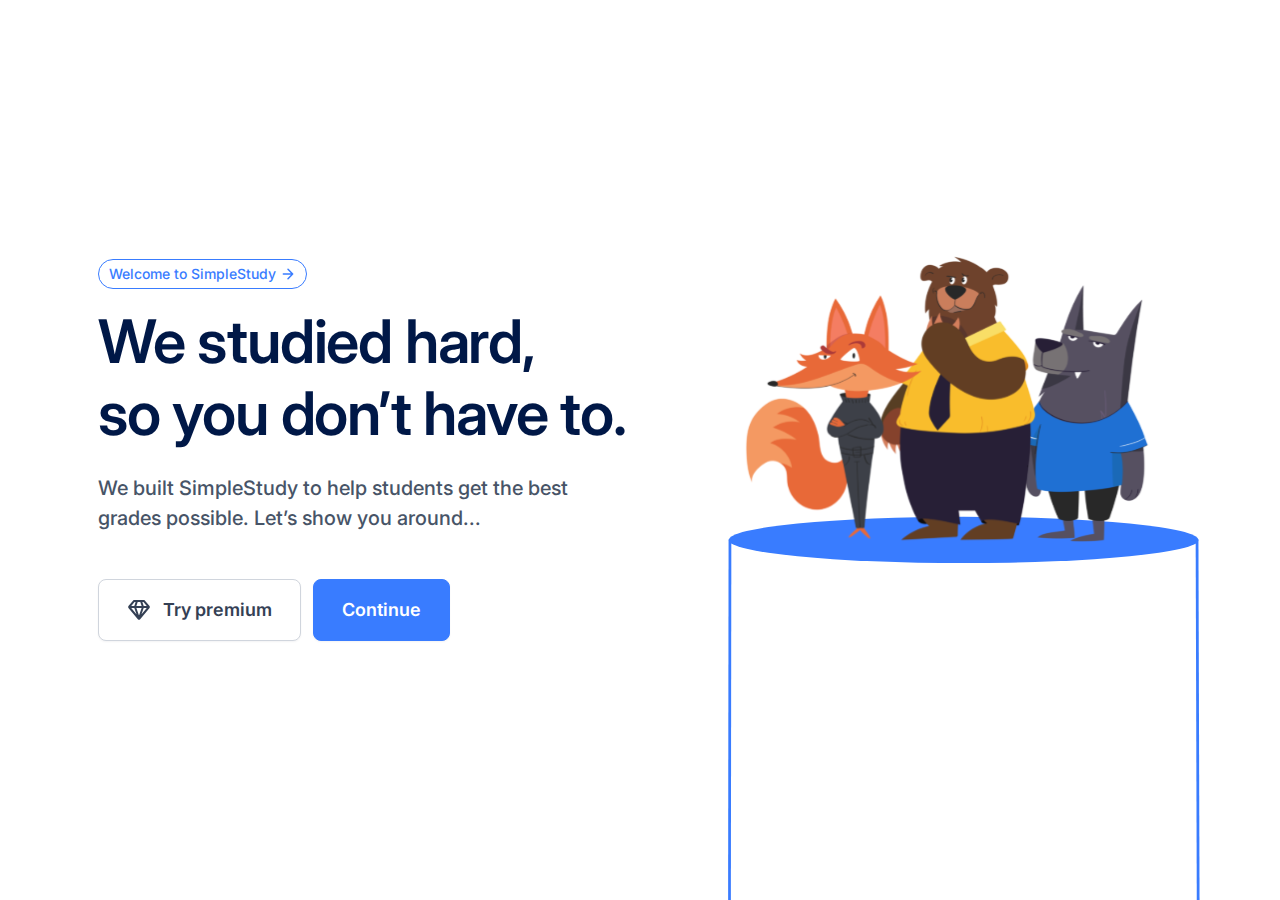
<file: index.html>
<!DOCTYPE html>
<html>
  <head>
    <title>Home</title>
    <meta charset="UTF-8" />
    <meta name="viewport" content="width=device-width, initial-scale=1.0" />

    <script
      src="https://code.jquery.com/jquery-3.5.1.min.js"
      integrity="sha256-9/aliU8dGd2tb6OSsuzixeV4y/faTqgFtohetphbbj0="
      crossorigin="anonymous"
    ></script>

    <link rel="stylesheet" href="css/style.css" />
  </head>
  <body>
    <div class="studyflow-layout">
      <div class="wrap">
        <div class="left-cont">
            <img src="img/studyflow-img1.svg" class="studyflow-img1" alt="">
            <div class="tag-type1">
            <p>Welcome to SimpleStudy</p>
            <svg xmlns="http://www.w3.org/2000/svg" width="16" height="16" viewBox="0 0 16 16" fill="none">
              <path d="M3.3335 8.00016H12.6668M12.6668 8.00016L8.00016 3.3335M12.6668 8.00016L8.00016 12.6668" stroke="#397CFF" stroke-width="1.5" stroke-linecap="round" stroke-linejoin="round"/>
            </svg>
          </div>
          <h1 class="studyflow-h1">
            We studied hard, <br> so you don’t have to.
          </h1>
          <p class="studyflow-p">
            We built SimpleStudy to help students get the best grades possible. Let’s show you around...
          </p>
          <div class="buttons-row">
            <a href="" class="primary-button primary-button--transparent">
              <svg xmlns="http://www.w3.org/2000/svg" width="24" height="24" viewBox="0 0 24 24" fill="none">
                <path d="M2.49954 9H21.4995M9.99954 3L7.99954 9L11.9995 20.5L15.9995 9L13.9995 3M12.6141 20.2625L21.5727 9.51215C21.7246 9.32995 21.8005 9.23885 21.8295 9.13717C21.8551 9.04751 21.8551 8.95249 21.8295 8.86283C21.8005 8.76114 21.7246 8.67005 21.5727 8.48785L17.2394 3.28785C17.1512 3.18204 17.1072 3.12914 17.0531 3.09111C17.0052 3.05741 16.9518 3.03238 16.8953 3.01717C16.8314 3 16.7626 3 16.6248 3H7.37424C7.2365 3 7.16764 3 7.10382 3.01717C7.04728 3.03238 6.99385 3.05741 6.94596 3.09111C6.89192 3.12914 6.84783 3.18204 6.75966 3.28785L2.42633 8.48785C2.2745 8.67004 2.19858 8.76114 2.16957 8.86283C2.144 8.95249 2.144 9.04751 2.16957 9.13716C2.19858 9.23885 2.2745 9.32995 2.42633 9.51215L11.385 20.2625C11.596 20.5158 11.7015 20.6424 11.8279 20.6886C11.9387 20.7291 12.0603 20.7291 12.1712 20.6886C12.2975 20.6424 12.4031 20.5158 12.6141 20.2625Z" stroke="#344054" stroke-width="2" stroke-linecap="round" stroke-linejoin="round"/>
              </svg>
              Try premium
            </a>
            <a href="" class="primary-button">
              Continue
            </a>
          </div>
        </div>
      </div>
    </div>
  </body>
</html>
</file>
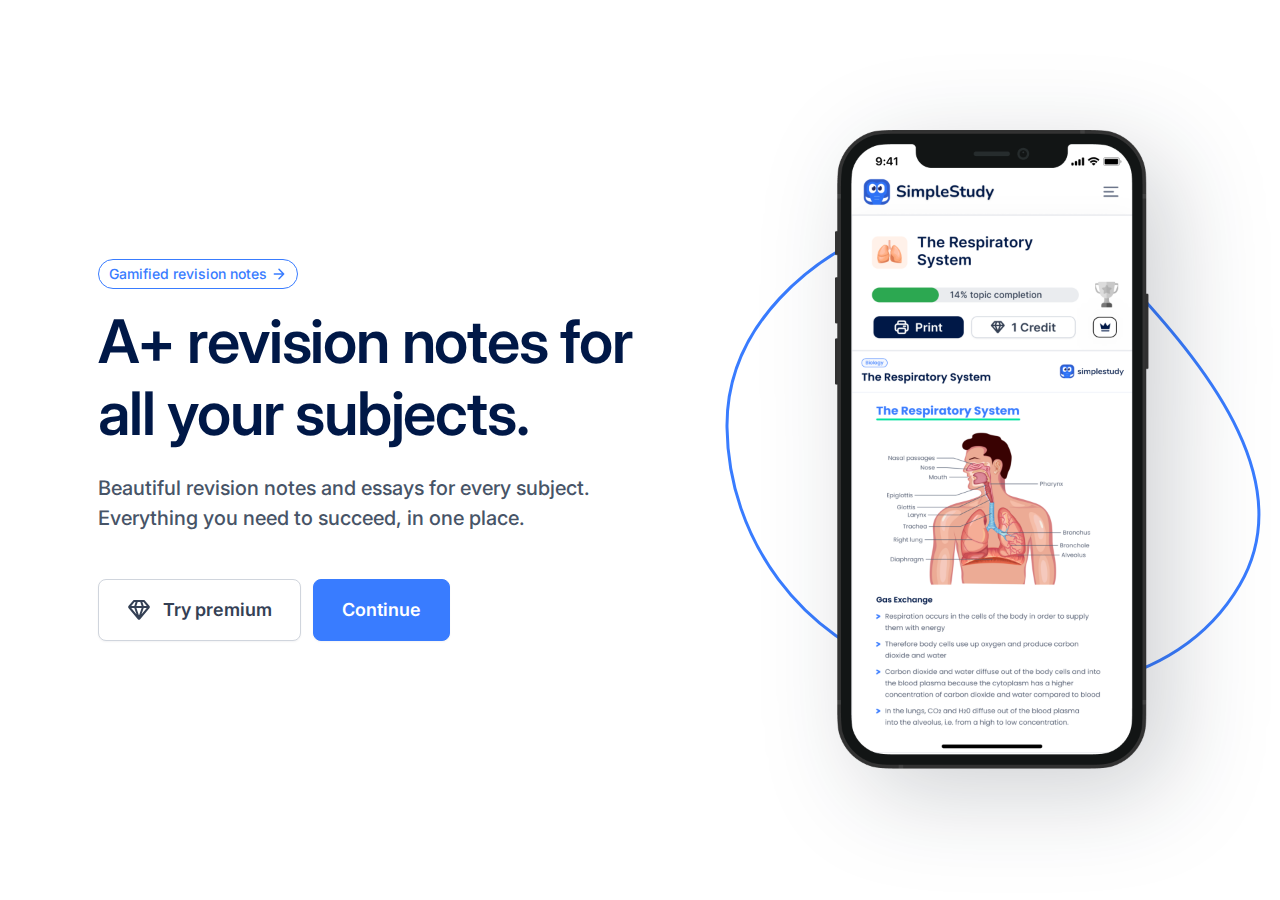
<file: page2.html>
<!DOCTYPE html>
<html>
  <head>
    <title>Home</title>
    <meta charset="UTF-8" />
    <meta name="viewport" content="width=device-width, initial-scale=1.0" />

    <script
      src="https://code.jquery.com/jquery-3.5.1.min.js"
      integrity="sha256-9/aliU8dGd2tb6OSsuzixeV4y/faTqgFtohetphbbj0="
      crossorigin="anonymous"
    ></script>

    <link rel="stylesheet" href="css/style.css" />
  </head>
  <body>
    <div class="studyflow-layout">
      <div class="wrap">
        <div class="left-cont">
            <img src="img/studyflow-blob.svg" class="studyflow-blob" alt="">
            <div class="tag-type1">
            <p>Gamified revision notes</p>
            <svg xmlns="http://www.w3.org/2000/svg" width="16" height="16" viewBox="0 0 16 16" fill="none">
              <path d="M3.3335 8.00016H12.6668M12.6668 8.00016L8.00016 3.3335M12.6668 8.00016L8.00016 12.6668" stroke="#397CFF" stroke-width="1.5" stroke-linecap="round" stroke-linejoin="round"/>
            </svg>
          </div>
          <h1 class="studyflow-h1">
            A+ revision notes for all your subjects.
          </h1>
          <p class="studyflow-p max-w-510 remove-onMobile">
            Beautiful revision notes and essays for every subject. Everything you need to succeed, in one place.
          </p>
          <p class="studyflow-p remove-onDesktop">
            Beautiful revision notes, and essays for each subject- all in one place.
          </p>
          <img src="img/studyflow-img2.png" class="studyflow-img2" alt="">
          <div class="buttons-row">
            <a href="" class="primary-button primary-button--transparent">
              <svg xmlns="http://www.w3.org/2000/svg" width="24" height="24" viewBox="0 0 24 24" fill="none">
                <path d="M2.49954 9H21.4995M9.99954 3L7.99954 9L11.9995 20.5L15.9995 9L13.9995 3M12.6141 20.2625L21.5727 9.51215C21.7246 9.32995 21.8005 9.23885 21.8295 9.13717C21.8551 9.04751 21.8551 8.95249 21.8295 8.86283C21.8005 8.76114 21.7246 8.67005 21.5727 8.48785L17.2394 3.28785C17.1512 3.18204 17.1072 3.12914 17.0531 3.09111C17.0052 3.05741 16.9518 3.03238 16.8953 3.01717C16.8314 3 16.7626 3 16.6248 3H7.37424C7.2365 3 7.16764 3 7.10382 3.01717C7.04728 3.03238 6.99385 3.05741 6.94596 3.09111C6.89192 3.12914 6.84783 3.18204 6.75966 3.28785L2.42633 8.48785C2.2745 8.67004 2.19858 8.76114 2.16957 8.86283C2.144 8.95249 2.144 9.04751 2.16957 9.13716C2.19858 9.23885 2.2745 9.32995 2.42633 9.51215L11.385 20.2625C11.596 20.5158 11.7015 20.6424 11.8279 20.6886C11.9387 20.7291 12.0603 20.7291 12.1712 20.6886C12.2975 20.6424 12.4031 20.5158 12.6141 20.2625Z" stroke="#344054" stroke-width="2" stroke-linecap="round" stroke-linejoin="round"/>
              </svg>
              Try premium
            </a>
            <a href="" class="primary-button">
              Continue
            </a>
          </div>
        </div>
      </div>
    </div>
  </body>
</html>
</file>
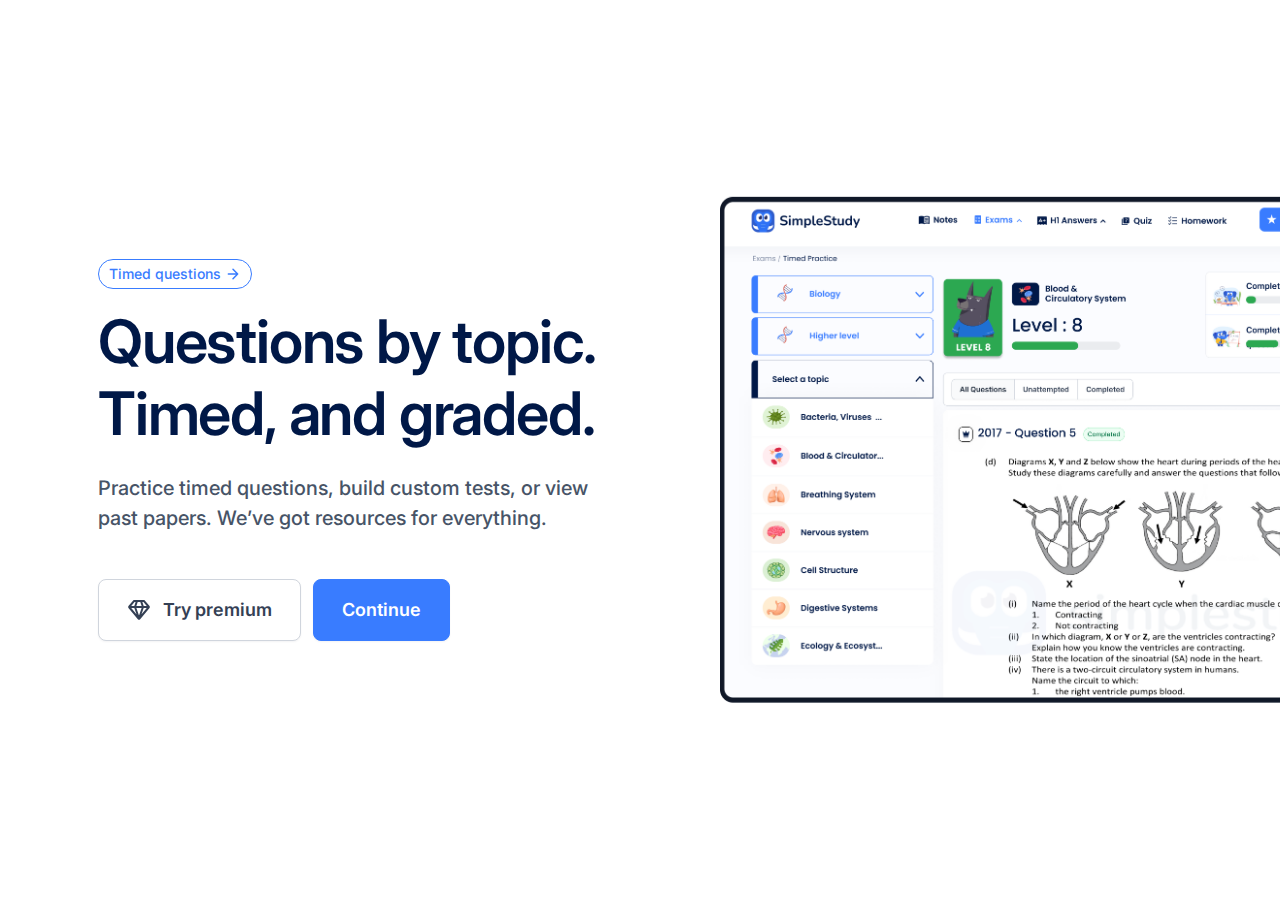
<file: page3.html>
<!DOCTYPE html>
<html>
  <head>
    <title>Home</title>
    <meta charset="UTF-8" />
    <meta name="viewport" content="width=device-width, initial-scale=1.0" />

    <script
      src="https://code.jquery.com/jquery-3.5.1.min.js"
      integrity="sha256-9/aliU8dGd2tb6OSsuzixeV4y/faTqgFtohetphbbj0="
      crossorigin="anonymous"
    ></script>

    <link rel="stylesheet" href="css/style.css" />
  </head>
  <body>
    <div class="studyflow-layout">
      <div class="wrap">
        <div class="left-cont">
          <img src="img/studyflow-img3.png" class="studyflow-img3 remove-onMobile" alt="">
          <div class="tag-type1">
            <p class="remove-onMobile">Timed questions</p>
            <p class="remove-onDesktop">Timed questions by topic</p>
            <svg xmlns="http://www.w3.org/2000/svg" width="16" height="16" viewBox="0 0 16 16" fill="none">
              <path d="M3.3335 8.00016H12.6668M12.6668 8.00016L8.00016 3.3335M12.6668 8.00016L8.00016 12.6668" stroke="#397CFF" stroke-width="1.5" stroke-linecap="round" stroke-linejoin="round"/>
            </svg>
          </div>
          <h1 class="studyflow-h1">
            Questions by topic. Timed, and graded.
          </h1>
          <p class="studyflow-p max-w-510 remove-onMobile">
            Practice timed questions, build custom tests, or view past papers. We’ve got resources for everything.
          </p>
          <p class="studyflow-p remove-onDesktop">
            Practice questions, build custom tests, or just view past papers.
          </p>
          <img src="img/studyflow-img3-mobile.png" class="studyflow-img2 remove-onDesktop" alt="">
          <div class="buttons-row">
            <a href="" class="primary-button primary-button--transparent">
              <svg xmlns="http://www.w3.org/2000/svg" width="24" height="24" viewBox="0 0 24 24" fill="none">
                <path d="M2.49954 9H21.4995M9.99954 3L7.99954 9L11.9995 20.5L15.9995 9L13.9995 3M12.6141 20.2625L21.5727 9.51215C21.7246 9.32995 21.8005 9.23885 21.8295 9.13717C21.8551 9.04751 21.8551 8.95249 21.8295 8.86283C21.8005 8.76114 21.7246 8.67005 21.5727 8.48785L17.2394 3.28785C17.1512 3.18204 17.1072 3.12914 17.0531 3.09111C17.0052 3.05741 16.9518 3.03238 16.8953 3.01717C16.8314 3 16.7626 3 16.6248 3H7.37424C7.2365 3 7.16764 3 7.10382 3.01717C7.04728 3.03238 6.99385 3.05741 6.94596 3.09111C6.89192 3.12914 6.84783 3.18204 6.75966 3.28785L2.42633 8.48785C2.2745 8.67004 2.19858 8.76114 2.16957 8.86283C2.144 8.95249 2.144 9.04751 2.16957 9.13716C2.19858 9.23885 2.2745 9.32995 2.42633 9.51215L11.385 20.2625C11.596 20.5158 11.7015 20.6424 11.8279 20.6886C11.9387 20.7291 12.0603 20.7291 12.1712 20.6886C12.2975 20.6424 12.4031 20.5158 12.6141 20.2625Z" stroke="#344054" stroke-width="2" stroke-linecap="round" stroke-linejoin="round"/>
              </svg>
              Try premium
            </a>
            <a href="" class="primary-button">
              Continue
            </a>
          </div>
        </div>
      </div>
    </div>
  </body>
</html>
</file>
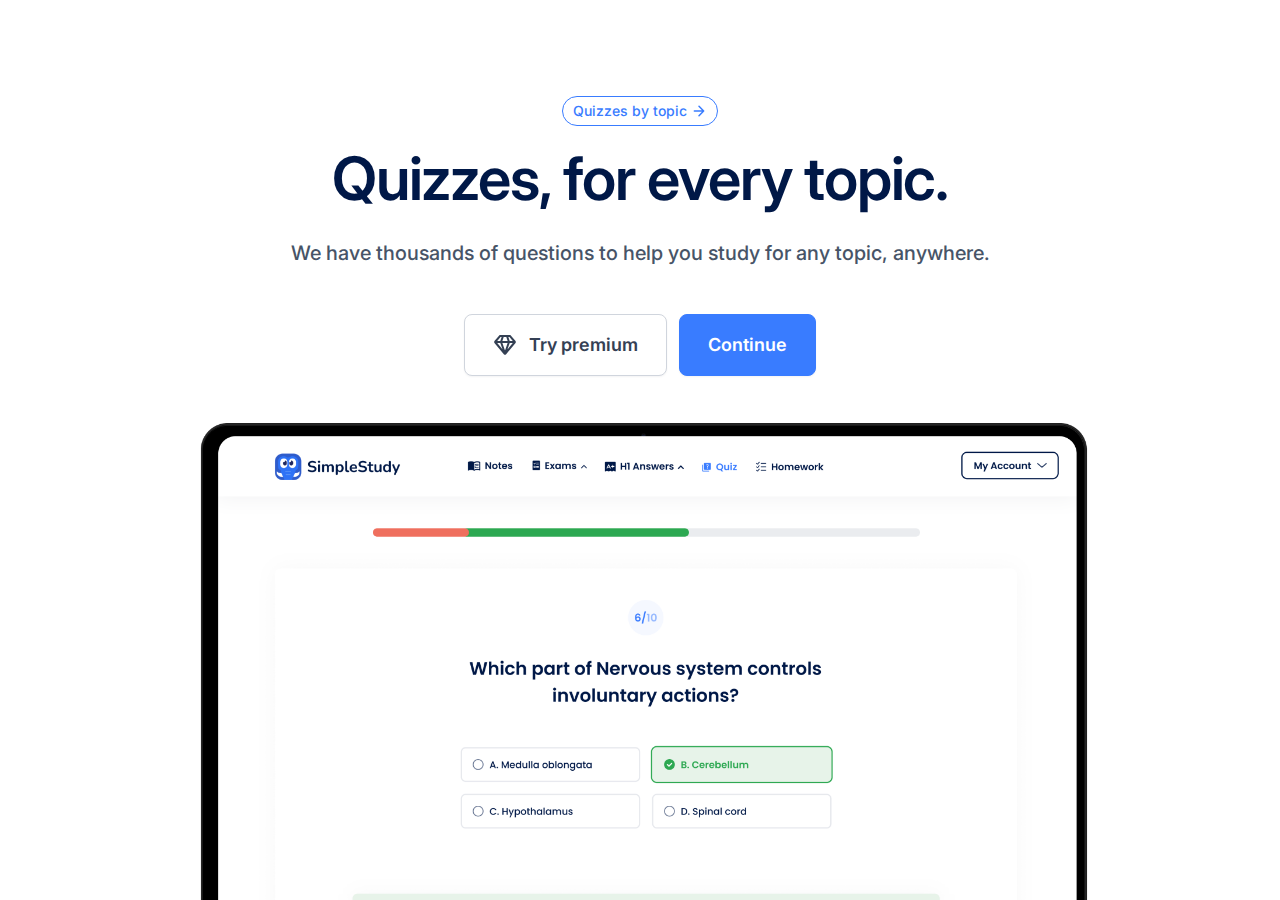
<file: page4.html>
<!DOCTYPE html>
<html>
  <head>
    <title>Home</title>
    <meta charset="UTF-8" />
    <meta name="viewport" content="width=device-width, initial-scale=1.0" />

    <script
      src="https://code.jquery.com/jquery-3.5.1.min.js"
      integrity="sha256-9/aliU8dGd2tb6OSsuzixeV4y/faTqgFtohetphbbj0="
      crossorigin="anonymous"
    ></script>

    <link rel="stylesheet" href="css/style.css" />
  </head>
  <body>
    <div class="studyflow-layout studyflow-layout--page4">
      <div class="wrap">
        <div class="left-cont">
          <div class="tag-type1">
            <p>Quizzes by topic</p>
            <svg xmlns="http://www.w3.org/2000/svg" width="16" height="16" viewBox="0 0 16 16" fill="none">
              <path d="M3.3335 8.00016H12.6668M12.6668 8.00016L8.00016 3.3335M12.6668 8.00016L8.00016 12.6668" stroke="#397CFF" stroke-width="1.5" stroke-linecap="round" stroke-linejoin="round"/>
            </svg>
          </div>
          <h1 class="studyflow-h1 remove-onMobile">
            Quizzes, for every topic.
          </h1>
          <h1 class="studyflow-h1 remove-onDesktop">
            Quizzes by topic. Practice anywhere.
          </h1>
          <p class="studyflow-p max-w-510 remove-onMobile">
            We have thousands of questions to help you study for any topic, anywhere.
          </p>
          <p class="studyflow-p remove-onDesktop">
            You can set targets and see your progress every single day.
          </p>
          <img src="img/studyflow-img4-mobile.png" class="studyflow-img2 remove-onDesktop" alt="">
          <div class="buttons-row">
            <a href="" class="primary-button primary-button--transparent">
              <svg xmlns="http://www.w3.org/2000/svg" width="24" height="24" viewBox="0 0 24 24" fill="none">
                <path d="M2.49954 9H21.4995M9.99954 3L7.99954 9L11.9995 20.5L15.9995 9L13.9995 3M12.6141 20.2625L21.5727 9.51215C21.7246 9.32995 21.8005 9.23885 21.8295 9.13717C21.8551 9.04751 21.8551 8.95249 21.8295 8.86283C21.8005 8.76114 21.7246 8.67005 21.5727 8.48785L17.2394 3.28785C17.1512 3.18204 17.1072 3.12914 17.0531 3.09111C17.0052 3.05741 16.9518 3.03238 16.8953 3.01717C16.8314 3 16.7626 3 16.6248 3H7.37424C7.2365 3 7.16764 3 7.10382 3.01717C7.04728 3.03238 6.99385 3.05741 6.94596 3.09111C6.89192 3.12914 6.84783 3.18204 6.75966 3.28785L2.42633 8.48785C2.2745 8.67004 2.19858 8.76114 2.16957 8.86283C2.144 8.95249 2.144 9.04751 2.16957 9.13716C2.19858 9.23885 2.2745 9.32995 2.42633 9.51215L11.385 20.2625C11.596 20.5158 11.7015 20.6424 11.8279 20.6886C11.9387 20.7291 12.0603 20.7291 12.1712 20.6886C12.2975 20.6424 12.4031 20.5158 12.6141 20.2625Z" stroke="#344054" stroke-width="2" stroke-linecap="round" stroke-linejoin="round"/>
              </svg>
              Try premium
            </a>
            <a href="" class="primary-button">
              Continue
            </a>
          </div>
        </div>
        <img src="img/studyflow-img4.png" class="studyflow-img4 remove-onMobile" alt="">
      </div>
    </div>
  </body>
</html>
</file>
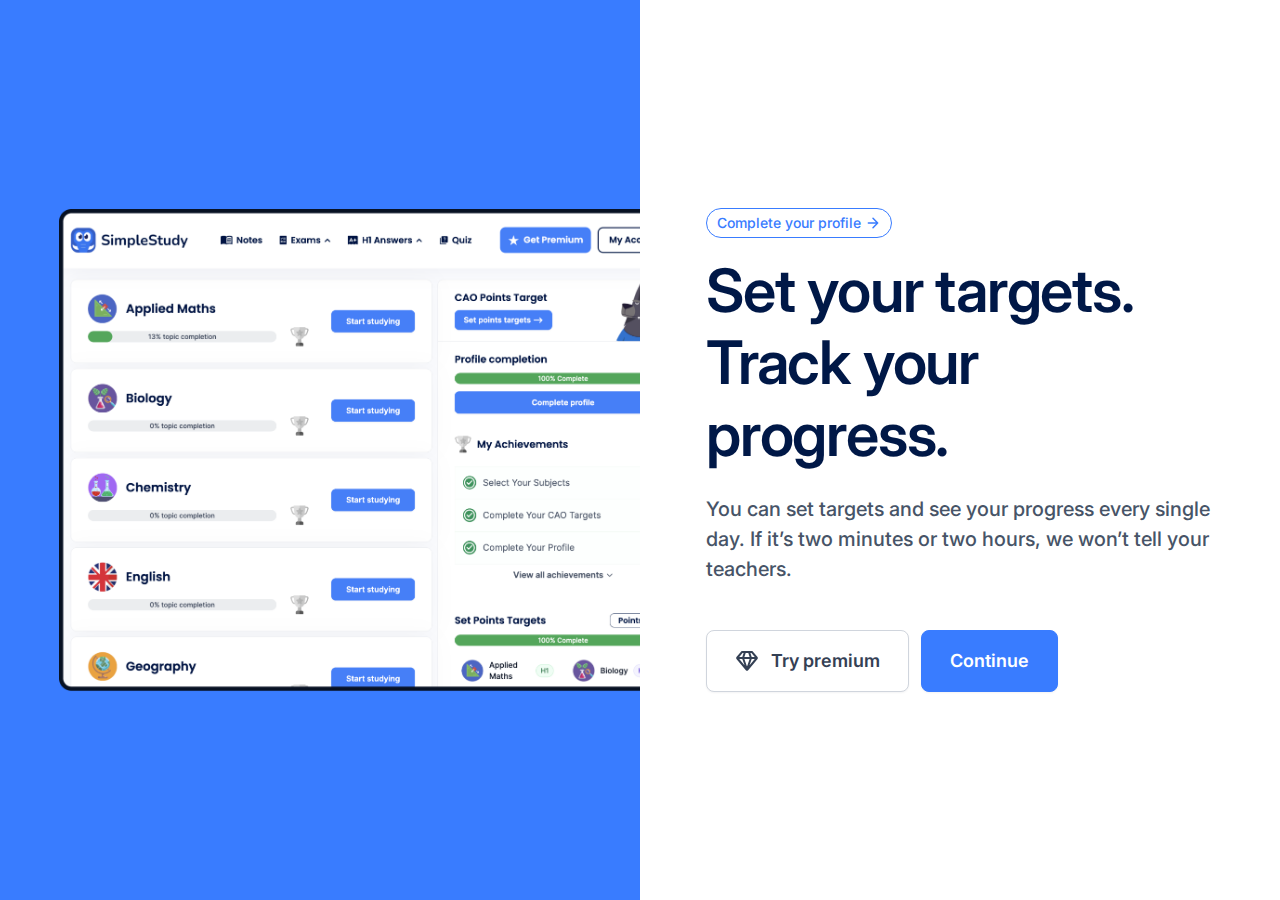
<file: page5.html>
<!DOCTYPE html>
<html>
  <head>
    <title>Home</title>
    <meta charset="UTF-8" />
    <meta name="viewport" content="width=device-width, initial-scale=1.0" />

    <script
      src="https://code.jquery.com/jquery-3.5.1.min.js"
      integrity="sha256-9/aliU8dGd2tb6OSsuzixeV4y/faTqgFtohetphbbj0="
      crossorigin="anonymous"
    ></script>

    <link rel="stylesheet" href="css/style.css" />
  </head>
  <body>
    <div class="studyflow-layout studyflow-layout--page5">
      <div class="blue-area remove-onMobile">
        <img src="img/studyflow-img5.png" alt="">
      </div>
      <div class="wrap">
        <div class="left-cont">
          <div class="tag-type1">
            <p>Complete your profile</p>
            <svg xmlns="http://www.w3.org/2000/svg" width="16" height="16" viewBox="0 0 16 16" fill="none">
              <path d="M3.3335 8.00016H12.6668M12.6668 8.00016L8.00016 3.3335M12.6668 8.00016L8.00016 12.6668" stroke="#397CFF" stroke-width="1.5" stroke-linecap="round" stroke-linejoin="round"/>
            </svg>
          </div>
          <h1 class="studyflow-h1">
            Set your targets. Track your progress.
          </h1>
          <p class="studyflow-p remove-onMobile">
            You can set targets and see your progress every single day. If it’s two minutes or two hours, we won’t tell your teachers.
          </p>
          <p class="studyflow-p remove-onDesktop">
            You can set targets and see your progress every single day.
          </p>
          <img src="img/studyflow-img5-mobile.png" class="studyflow-img2 remove-onDesktop" alt="">
          <div class="buttons-row">
            <a href="" class="primary-button primary-button--transparent">
              <svg xmlns="http://www.w3.org/2000/svg" width="24" height="24" viewBox="0 0 24 24" fill="none">
                <path d="M2.49954 9H21.4995M9.99954 3L7.99954 9L11.9995 20.5L15.9995 9L13.9995 3M12.6141 20.2625L21.5727 9.51215C21.7246 9.32995 21.8005 9.23885 21.8295 9.13717C21.8551 9.04751 21.8551 8.95249 21.8295 8.86283C21.8005 8.76114 21.7246 8.67005 21.5727 8.48785L17.2394 3.28785C17.1512 3.18204 17.1072 3.12914 17.0531 3.09111C17.0052 3.05741 16.9518 3.03238 16.8953 3.01717C16.8314 3 16.7626 3 16.6248 3H7.37424C7.2365 3 7.16764 3 7.10382 3.01717C7.04728 3.03238 6.99385 3.05741 6.94596 3.09111C6.89192 3.12914 6.84783 3.18204 6.75966 3.28785L2.42633 8.48785C2.2745 8.67004 2.19858 8.76114 2.16957 8.86283C2.144 8.95249 2.144 9.04751 2.16957 9.13716C2.19858 9.23885 2.2745 9.32995 2.42633 9.51215L11.385 20.2625C11.596 20.5158 11.7015 20.6424 11.8279 20.6886C11.9387 20.7291 12.0603 20.7291 12.1712 20.6886C12.2975 20.6424 12.4031 20.5158 12.6141 20.2625Z" stroke="#344054" stroke-width="2" stroke-linecap="round" stroke-linejoin="round"/>
              </svg>
              Try premium
            </a>
            <a href="" class="primary-button">
              Continue
            </a>
          </div>
        </div>
      </div>
    </div>
  </body>
</html>
</file>
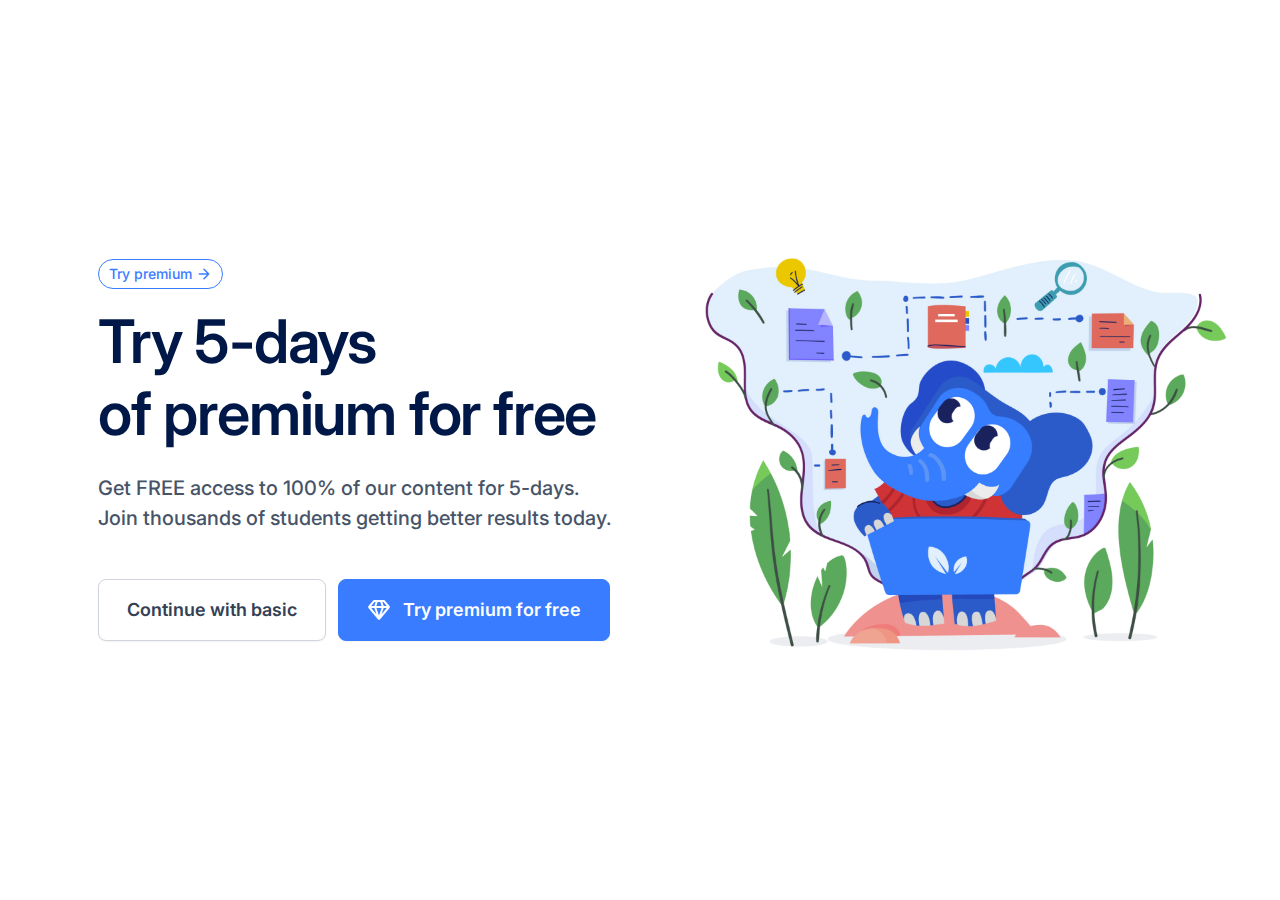
<file: page6.html>
<!DOCTYPE html>
<html>
  <head>
    <title>Home</title>
    <meta charset="UTF-8" />
    <meta name="viewport" content="width=device-width, initial-scale=1.0" />

    <script
      src="https://code.jquery.com/jquery-3.5.1.min.js"
      integrity="sha256-9/aliU8dGd2tb6OSsuzixeV4y/faTqgFtohetphbbj0="
      crossorigin="anonymous"
    ></script>

    <link rel="stylesheet" href="css/style.css" />
  </head>
  <body>
    <div class="studyflow-layout studyflow-layout6">
      <div class="wrap">
        <div class="left-cont">
          <img src="img/studyflow-img6.png" class="studyflow-img6" alt="">
          <div class="tag-type1">
            <p class="remove-onMobile">Try premium</p>
            <p class="remove-onDesktop">Welcome to SimpleStudy</p>
            <svg xmlns="http://www.w3.org/2000/svg" width="16" height="16" viewBox="0 0 16 16" fill="none">
              <path d="M3.3335 8.00016H12.6668M12.6668 8.00016L8.00016 3.3335M12.6668 8.00016L8.00016 12.6668" stroke="#397CFF" stroke-width="1.5" stroke-linecap="round" stroke-linejoin="round"/>
            </svg>
          </div>
          <h1 class="studyflow-h1 remove-onMobile">
            Try 5-days <br> of premium for free
          </h1>
          <h1 class="studyflow-h1 remove-onDesktop">
            Want to try 5-days of premium for free?
          </h1>
          <p class="studyflow-p max-w-560 remove-onMobile">
            Get FREE access to 100% of our content for 5-days. <br>Join thousands of students getting better results today.
          </p>
          <p class="studyflow-p remove-onDesktop">
            Get access to 1000’s of premium essays, revision notes, and more.
          </p>
          <div class="buttons-row buttons-row-layer6">
            <a href="" class="primary-button primary-button--transparent">
              <span class="remove-onMobile">Continue with basic</span>
              <span class="remove-onDesktop">Maybe later, continue with basic</span>
            </a>
            <a href="" class="primary-button">
              <svg xmlns="http://www.w3.org/2000/svg" width="24" height="24" viewBox="0 0 24 24" fill="none">
                <path d="M2.49954 9H21.4995M9.99954 3L7.99954 9L11.9995 20.5L15.9995 9L13.9995 3M12.6141 20.2625L21.5727 9.51215C21.7246 9.32995 21.8005 9.23885 21.8295 9.13717C21.8551 9.04751 21.8551 8.95249 21.8295 8.86283C21.8005 8.76114 21.7246 8.67005 21.5727 8.48785L17.2394 3.28785C17.1512 3.18204 17.1072 3.12914 17.0531 3.09111C17.0052 3.05741 16.9518 3.03238 16.8953 3.01717C16.8314 3 16.7626 3 16.6248 3H7.37424C7.2365 3 7.16764 3 7.10382 3.01717C7.04728 3.03238 6.99385 3.05741 6.94596 3.09111C6.89192 3.12914 6.84783 3.18204 6.75966 3.28785L2.42633 8.48785C2.2745 8.67004 2.19858 8.76114 2.16957 8.86283C2.144 8.95249 2.144 9.04751 2.16957 9.13716C2.19858 9.23885 2.2745 9.32995 2.42633 9.51215L11.385 20.2625C11.596 20.5158 11.7015 20.6424 11.8279 20.6886C11.9387 20.7291 12.0603 20.7291 12.1712 20.6886C12.2975 20.6424 12.4031 20.5158 12.6141 20.2625Z" stroke="white" stroke-width="2" stroke-linecap="round" stroke-linejoin="round"/>
              </svg>
              Try premium for free
            </a>
          </div>
        </div>
      </div>
    </div>
  </body>
</html>
</file>
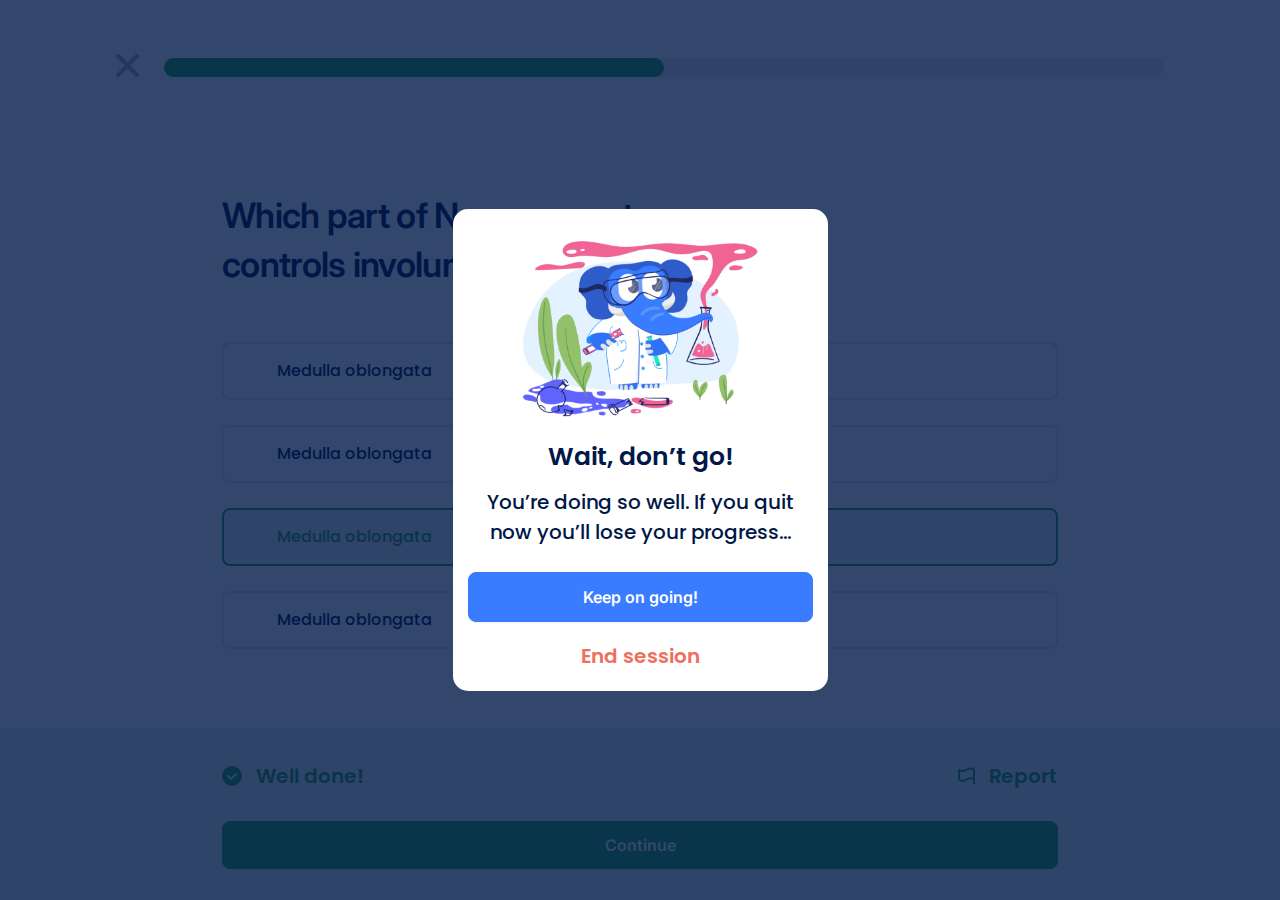
<file: quiz-popup.html>
<!DOCTYPE html>
<html>
  <head>
    <title>Home</title>
    <meta charset="UTF-8" />
    <meta name="viewport" content="width=device-width, initial-scale=1.0" />

    <script
      src="https://code.jquery.com/jquery-3.5.1.min.js"
      integrity="sha256-9/aliU8dGd2tb6OSsuzixeV4y/faTqgFtohetphbbj0="
      crossorigin="anonymous"
    ></script>

    <link rel="stylesheet" href="css/style.css" />
  </head>
  <body>
    <form action="" id="quizForm">
      <div class="quiz-layout quiz-layout--answer-true">
        <div class="complited-line">
            <a href="">
              <svg xmlns="http://www.w3.org/2000/svg" width="23" height="23" viewBox="0 0 23 23" fill="none">
                <path d="M2 21L21 2.00073" stroke="#AFAFAF" stroke-width="4" stroke-linecap="round" stroke-linejoin="round"/>
                <path d="M2 1.99997L21 20.9993" stroke="#AFAFAF" stroke-width="4" stroke-linecap="round" stroke-linejoin="round"/>
              </svg>
            </a>
            <div class="line">
              <div class="finished" style="width: 50%"></div>
            </div>
        </div>
        <div class="quiz-answers">
          <div class="wrap">
            <h1>Which part of Nervous system controls involuntary actions?</h1>
            <div class="radio-btns">
              <label class="quiz-radio">
                <input type="radio" name="radio" required>
                <div class="text">Medulla oblongata</div>
                <span class="checkmark"></span>
              </label>
              <label class="quiz-radio" required>
                <input type="radio" name="radio">
                <div class="text">Medulla oblongata</div>
                <span class="checkmark"></span>
              </label>
              <label class="quiz-radio" required>
                <input type="radio" name="radio" checked>
                <div class="text">Medulla oblongata</div>
                <span class="checkmark"></span>
              </label>
              <label class="quiz-radio" required>
                <input type="radio" name="radio">
                <div class="text">Medulla oblongata</div>
                <span class="checkmark"></span>
              </label>
            </div>
          </div>
        </div>
        <div class="check-area">
          <div class="wrap">
            <div class="result">
              <div class="left">
                <svg xmlns="http://www.w3.org/2000/svg" width="20" height="20" viewBox="0 0 20 20" fill="none">
                  <ellipse cx="10" cy="9.99998" rx="10" ry="9.9802" fill="#2CA851"/>
                  <path d="M6 9.99604L9 12.9901L14 8" stroke="#E7F3E9" stroke-width="2" stroke-linecap="round" stroke-linejoin="round"/>
                </svg>
                Well done!
              </div>
              <div class="right">
                <a href="" class="remove-onDesktop">
                  <svg xmlns="http://www.w3.org/2000/svg" width="24" height="25" viewBox="0 0 24 25" fill="none">
                    <path d="M7 11.5C6.07003 11.5 5.60504 11.5 5.22354 11.6022C4.18827 11.8796 3.37962 12.6883 3.10222 13.7235C3 14.105 3 14.57 3 15.5V16.7C3 18.3802 3 19.2202 3.32698 19.862C3.6146 20.4265 4.07354 20.8854 4.63803 21.173C5.27976 21.5 6.11984 21.5 7.8 21.5H16.2C17.8802 21.5 18.7202 21.5 19.362 21.173C19.9265 20.8854 20.3854 20.4265 20.673 19.862C21 19.2202 21 18.3802 21 16.7V15.5C21 14.57 21 14.105 20.8978 13.7235C20.6204 12.6883 19.8117 11.8796 18.7765 11.6022C18.395 11.5 17.93 11.5 17 11.5M16 7.5L12 3.5M12 3.5L8 7.5M12 3.5V15.5" stroke="#2CA851" stroke-width="2" stroke-linecap="round" stroke-linejoin="round"/>
                  </svg>
                </a>
                <a href="">
                  <svg xmlns="http://www.w3.org/2000/svg" width="17" height="18" viewBox="0 0 17 18" fill="none">
                    <path d="M16.6481 2.0427C16.7591 2.13524 16.848 2.24976 16.9088 2.37841C16.9695 2.50706 17.0006 2.64682 17 2.7881V16.5192C17 16.7793 16.8925 17.0288 16.7012 17.2127C16.51 17.3967 16.2505 17.5 15.98 17.5C15.7095 17.5 15.45 17.3967 15.2587 17.2127C15.0675 17.0288 14.96 16.7793 14.96 16.5192V13.0635C13.0186 11.6643 11.3815 12.3181 8.95219 13.4722C7.57265 14.1261 5.9993 14.878 4.2942 14.878C3.043 14.878 1.7204 14.4743 0.3519 13.3349C0.241737 13.2431 0.153324 13.1296 0.0926208 13.0022C0.0319176 12.8747 0.000333786 12.7362 0 12.596V2.7881C-4.00543e-05 2.60005 0.0561466 2.41595 0.161863 2.25773C0.26758 2.09952 0.418369 1.97387 0.596266 1.89574C0.774164 1.81762 0.97167 1.79032 1.16525 1.8171C1.35883 1.84388 1.54032 1.92361 1.6881 2.04679C3.78845 3.79668 5.47315 3.13465 8.04779 1.90947C10.4388 0.76685 13.4155 -0.649578 16.6481 2.0427ZM2.04 12.1269C3.9814 13.527 5.6185 12.8715 8.04779 11.7182C10.0164 10.7783 12.3819 9.65365 14.96 10.7873V3.25316C13.0186 1.8539 11.3815 2.50776 8.95219 3.66182C7.57265 4.31569 5.9993 5.06763 4.2942 5.06763C3.51584 5.06875 2.74658 4.9067 2.04 4.59276V12.1269Z" fill="#2CA851"/>
                  </svg>
                  <span class="remove-onMobile">Report</span>
                </a>
              </div>
            </div>
            <!-- <div class="message">
              The Medulla oblongata controls involuntary actions.
            </div> -->
            <button class="check-answer-btn check-answer-btn-true" >Continue</button>
          </div>
        </div>
      </div>
    </form>

    <div class="quiz-popup">
      <div class="overlay"></div>
      <div class="popup-cont">
        <img src="img/popup-img.png" class="popup-img" alt="">
        <h2>Wait, don’t go!</h2>
        <p>You’re doing so well. If you quit now you’ll lose your progress...</p>
        <a href="" class="primary-button-popup">
          Keep on going!
        </a>
        <a href="" class="end-session">End session</a>
      </div>
    </div>

    <script src="js/form.js"></script>
  </body>
</html>
</file>
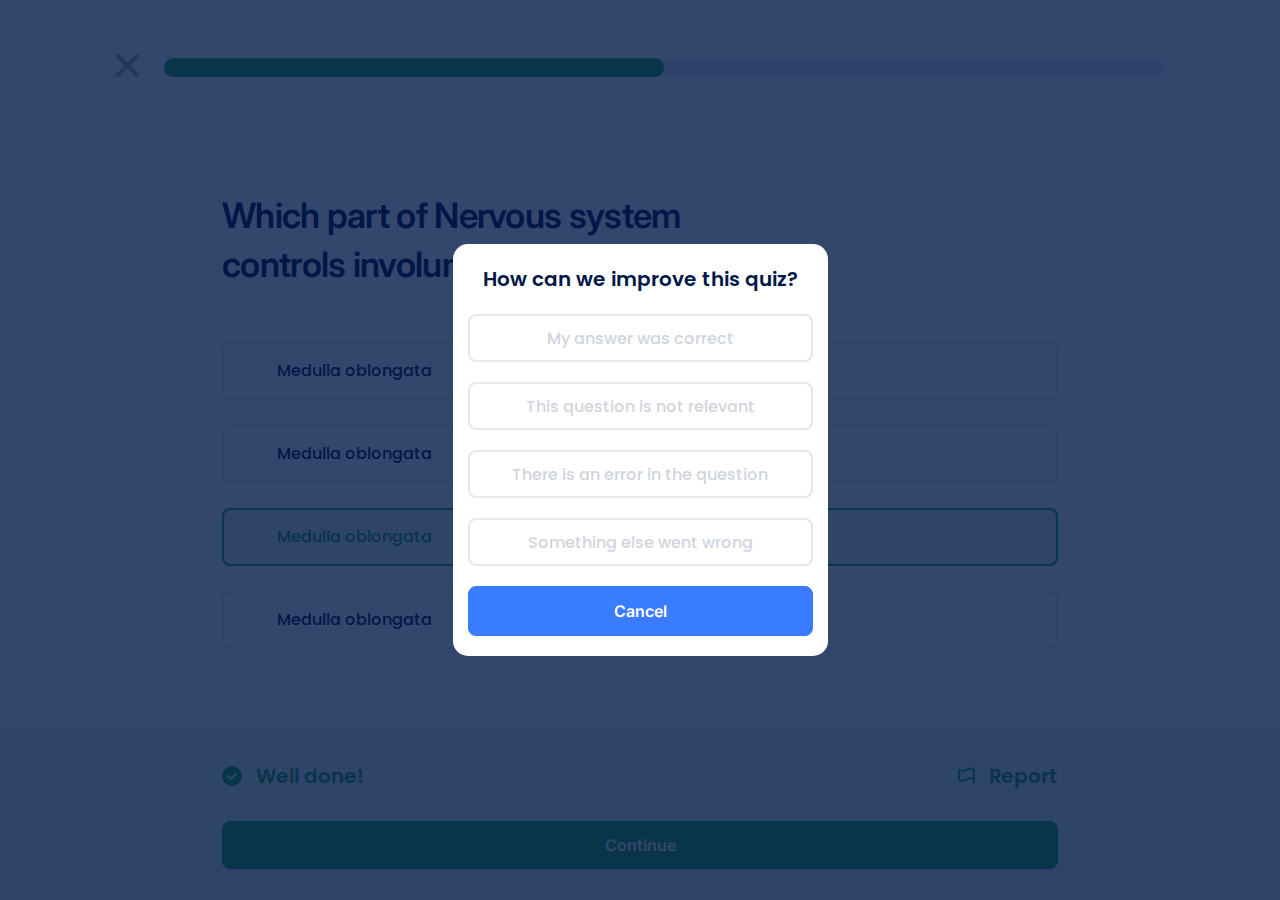
<file: quiz-popup2.html>
<!DOCTYPE html>
<html>
  <head>
    <title>Home</title>
    <meta charset="UTF-8" />
    <meta name="viewport" content="width=device-width, initial-scale=1.0" />

    <script
      src="https://code.jquery.com/jquery-3.5.1.min.js"
      integrity="sha256-9/aliU8dGd2tb6OSsuzixeV4y/faTqgFtohetphbbj0="
      crossorigin="anonymous"
    ></script>

    <link rel="stylesheet" href="css/style.css" />
  </head>
  <body>
    <form action="" id="quizForm">
      <div class="quiz-layout quiz-layout--answer-true">
        <div class="complited-line">
            <a href="">
              <svg xmlns="http://www.w3.org/2000/svg" width="23" height="23" viewBox="0 0 23 23" fill="none">
                <path d="M2 21L21 2.00073" stroke="#AFAFAF" stroke-width="4" stroke-linecap="round" stroke-linejoin="round"/>
                <path d="M2 1.99997L21 20.9993" stroke="#AFAFAF" stroke-width="4" stroke-linecap="round" stroke-linejoin="round"/>
              </svg>
            </a>
            <div class="line">
              <div class="finished" style="width: 50%"></div>
            </div>
        </div>
        <div class="quiz-answers">
          <div class="wrap">
            <h1>Which part of Nervous system controls involuntary actions?</h1>
            <div class="radio-btns">
              <label class="quiz-radio">
                <input type="radio" name="radio" required>
                <div class="text">Medulla oblongata</div>
                <span class="checkmark"></span>
              </label>
              <label class="quiz-radio" required>
                <input type="radio" name="radio">
                <div class="text">Medulla oblongata</div>
                <span class="checkmark"></span>
              </label>
              <label class="quiz-radio" required>
                <input type="radio" name="radio" checked>
                <div class="text">Medulla oblongata</div>
                <span class="checkmark"></span>
              </label>
              <label class="quiz-radio" required>
                <input type="radio" name="radio">
                <div class="text">Medulla oblongata</div>
                <span class="checkmark"></span>
              </label>
            </div>
          </div>
        </div>
        <div class="check-area">
          <div class="wrap">
            <div class="result">
              <div class="left">
                <svg xmlns="http://www.w3.org/2000/svg" width="20" height="20" viewBox="0 0 20 20" fill="none">
                  <ellipse cx="10" cy="9.99998" rx="10" ry="9.9802" fill="#2CA851"/>
                  <path d="M6 9.99604L9 12.9901L14 8" stroke="#E7F3E9" stroke-width="2" stroke-linecap="round" stroke-linejoin="round"/>
                </svg>
                Well done!
              </div>
              <div class="right">
                <a href="" class="remove-onDesktop">
                  <svg xmlns="http://www.w3.org/2000/svg" width="24" height="25" viewBox="0 0 24 25" fill="none">
                    <path d="M7 11.5C6.07003 11.5 5.60504 11.5 5.22354 11.6022C4.18827 11.8796 3.37962 12.6883 3.10222 13.7235C3 14.105 3 14.57 3 15.5V16.7C3 18.3802 3 19.2202 3.32698 19.862C3.6146 20.4265 4.07354 20.8854 4.63803 21.173C5.27976 21.5 6.11984 21.5 7.8 21.5H16.2C17.8802 21.5 18.7202 21.5 19.362 21.173C19.9265 20.8854 20.3854 20.4265 20.673 19.862C21 19.2202 21 18.3802 21 16.7V15.5C21 14.57 21 14.105 20.8978 13.7235C20.6204 12.6883 19.8117 11.8796 18.7765 11.6022C18.395 11.5 17.93 11.5 17 11.5M16 7.5L12 3.5M12 3.5L8 7.5M12 3.5V15.5" stroke="#2CA851" stroke-width="2" stroke-linecap="round" stroke-linejoin="round"/>
                  </svg>
                </a>
                <a href="">
                  <svg xmlns="http://www.w3.org/2000/svg" width="17" height="18" viewBox="0 0 17 18" fill="none">
                    <path d="M16.6481 2.0427C16.7591 2.13524 16.848 2.24976 16.9088 2.37841C16.9695 2.50706 17.0006 2.64682 17 2.7881V16.5192C17 16.7793 16.8925 17.0288 16.7012 17.2127C16.51 17.3967 16.2505 17.5 15.98 17.5C15.7095 17.5 15.45 17.3967 15.2587 17.2127C15.0675 17.0288 14.96 16.7793 14.96 16.5192V13.0635C13.0186 11.6643 11.3815 12.3181 8.95219 13.4722C7.57265 14.1261 5.9993 14.878 4.2942 14.878C3.043 14.878 1.7204 14.4743 0.3519 13.3349C0.241737 13.2431 0.153324 13.1296 0.0926208 13.0022C0.0319176 12.8747 0.000333786 12.7362 0 12.596V2.7881C-4.00543e-05 2.60005 0.0561466 2.41595 0.161863 2.25773C0.26758 2.09952 0.418369 1.97387 0.596266 1.89574C0.774164 1.81762 0.97167 1.79032 1.16525 1.8171C1.35883 1.84388 1.54032 1.92361 1.6881 2.04679C3.78845 3.79668 5.47315 3.13465 8.04779 1.90947C10.4388 0.76685 13.4155 -0.649578 16.6481 2.0427ZM2.04 12.1269C3.9814 13.527 5.6185 12.8715 8.04779 11.7182C10.0164 10.7783 12.3819 9.65365 14.96 10.7873V3.25316C13.0186 1.8539 11.3815 2.50776 8.95219 3.66182C7.57265 4.31569 5.9993 5.06763 4.2942 5.06763C3.51584 5.06875 2.74658 4.9067 2.04 4.59276V12.1269Z" fill="#2CA851"/>
                  </svg>
                  <span class="remove-onMobile">Report</span>
                </a>
              </div>
            </div>
            <!-- <div class="message">
              The Medulla oblongata controls involuntary actions.
            </div> -->
            <button class="check-answer-btn check-answer-btn-true" >Continue</button>
          </div>
        </div>
      </div>
    </form>

    <div class="quiz-popup">
      <div class="overlay"></div>
      <div class="popup-cont">
        <div class="imporve-quiz">
          <h3>How can we improve this quiz?</h3>
          <label class="quiz-radio">
            <input type="radio" name="radio" required>
            <div class="text">My answer was correct</div>
            <span class="checkmark"></span>
          </label>
          <label class="quiz-radio">
            <input type="radio" name="radio" required>
            <div class="text">This question is not relevant</div>
            <span class="checkmark"></span>
          </label>
          <label class="quiz-radio">
            <input type="radio" name="radio" required>
            <div class="text">There is an error in the question</div>
            <span class="checkmark"></span>
          </label>
          <label class="quiz-radio">
            <input type="radio" name="radio" required>
            <div class="text">Something else went wrong</div>
            <span class="checkmark"></span>
          </label>
          <a href="" class="primary-button-popup">
            Cancel
          </a>
        </div>
      </div>
    </div>

    <script src="js/form.js"></script>
  </body>
</html>
</file>
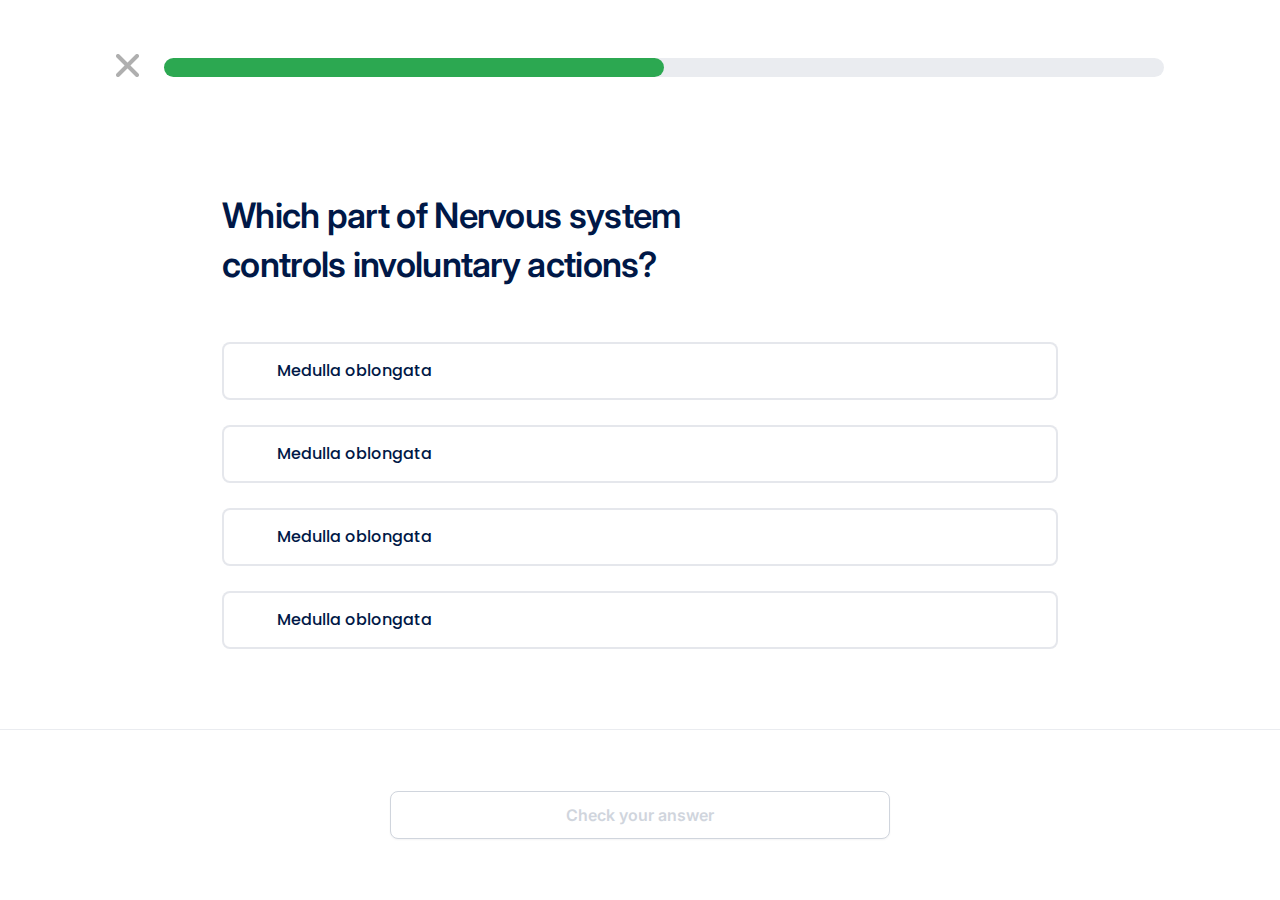
<file: quiz1.html>
<!DOCTYPE html>
<html>
  <head>
    <title>Home</title>
    <meta charset="UTF-8" />
    <meta name="viewport" content="width=device-width, initial-scale=1.0" />

    <script
      src="https://code.jquery.com/jquery-3.5.1.min.js"
      integrity="sha256-9/aliU8dGd2tb6OSsuzixeV4y/faTqgFtohetphbbj0="
      crossorigin="anonymous"
    ></script>

    <link rel="stylesheet" href="css/style.css" />
  </head>
  <body>
    <form action="" id="quizForm">
      <div class="quiz-layout">
        <div class="complited-line">
            <a href="">
              <svg xmlns="http://www.w3.org/2000/svg" width="23" height="23" viewBox="0 0 23 23" fill="none">
                <path d="M2 21L21 2.00073" stroke="#AFAFAF" stroke-width="4" stroke-linecap="round" stroke-linejoin="round"/>
                <path d="M2 1.99997L21 20.9993" stroke="#AFAFAF" stroke-width="4" stroke-linecap="round" stroke-linejoin="round"/>
              </svg>
            </a>
            <div class="line">
              <div class="finished" style="width: 50%"></div>
            </div>
        </div>
        <div class="quiz-answers">
          <div class="wrap">
            <h1>Which part of Nervous system controls involuntary actions?</h1>
            <div class="radio-btns">
              <label class="quiz-radio">
                <input type="radio" name="radio" required>
                <div class="text">Medulla oblongata</div>
                <span class="checkmark"></span>
              </label>
              <label class="quiz-radio" required>
                <input type="radio" name="radio">
                <div class="text">Medulla oblongata</div>
                <span class="checkmark"></span>
              </label>
              <label class="quiz-radio" required>
                <input type="radio" name="radio">
                <div class="text">Medulla oblongata</div>
                <span class="checkmark"></span>
              </label>
              <label class="quiz-radio" required>
                <input type="radio" name="radio">
                <div class="text">Medulla oblongata</div>
                <span class="checkmark"></span>
              </label>
            </div>
          </div>
        </div>
        <div class="check-area">
          <div class="wrap">
            <button class="check-answer-btn" disabled>Check your answer</button>
          </div>
        </div>
      </div>
    </form>
    <script src="js/form.js"></script>
  </body>
</html>
</file>
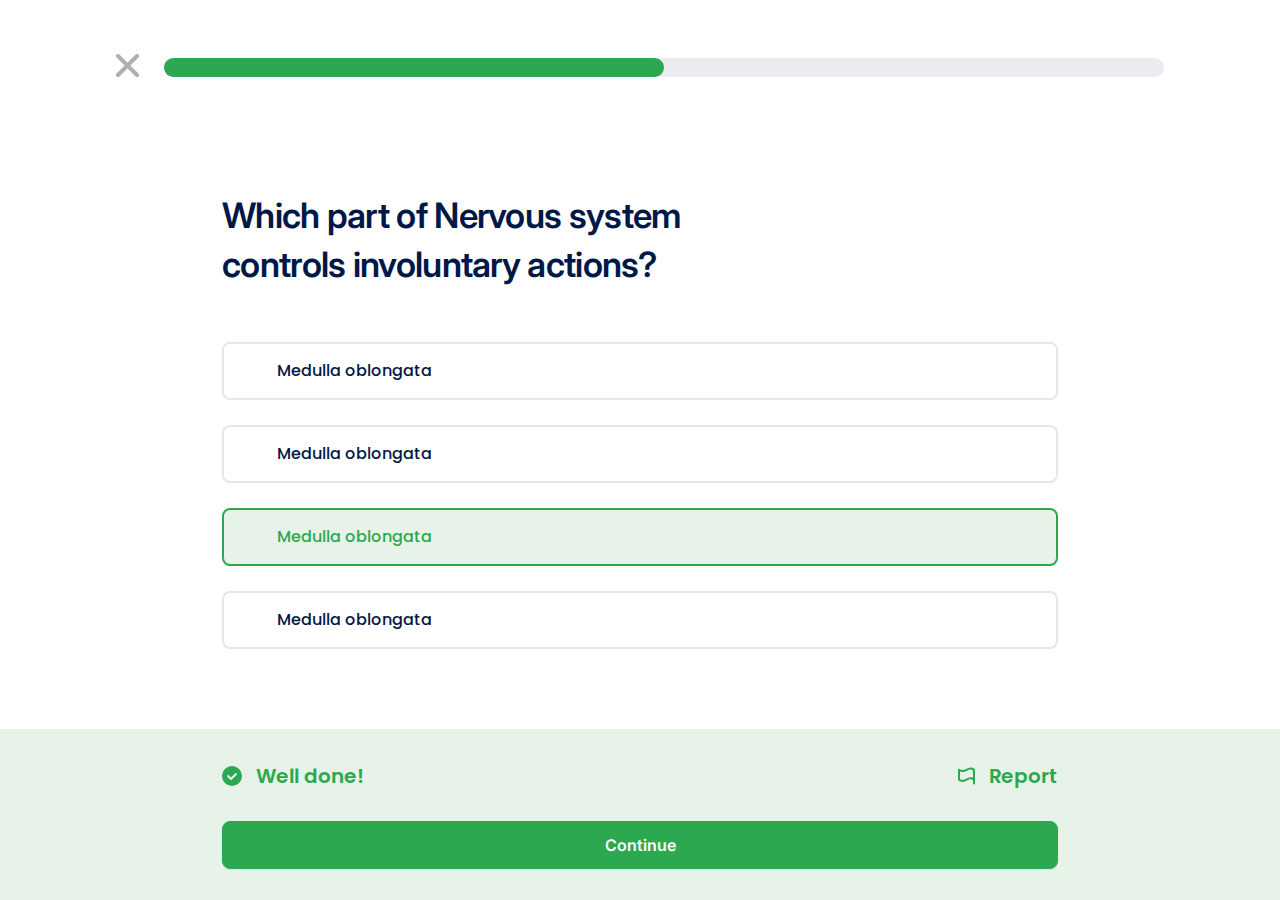
<file: quiz2.html>
<!DOCTYPE html>
<html>
  <head>
    <title>Home</title>
    <meta charset="UTF-8" />
    <meta name="viewport" content="width=device-width, initial-scale=1.0" />

    <script
      src="https://code.jquery.com/jquery-3.5.1.min.js"
      integrity="sha256-9/aliU8dGd2tb6OSsuzixeV4y/faTqgFtohetphbbj0="
      crossorigin="anonymous"
    ></script>

    <link rel="stylesheet" href="css/style.css" />
  </head>
  <body>
    <form action="" id="quizForm">
      <div class="quiz-layout quiz-layout--answer-true">
        <div class="complited-line">
            <a href="">
              <svg xmlns="http://www.w3.org/2000/svg" width="23" height="23" viewBox="0 0 23 23" fill="none">
                <path d="M2 21L21 2.00073" stroke="#AFAFAF" stroke-width="4" stroke-linecap="round" stroke-linejoin="round"/>
                <path d="M2 1.99997L21 20.9993" stroke="#AFAFAF" stroke-width="4" stroke-linecap="round" stroke-linejoin="round"/>
              </svg>
            </a>
            <div class="line">
              <div class="finished" style="width: 50%"></div>
            </div>
        </div>
        <div class="quiz-answers">
          <div class="wrap">
            <h1>Which part of Nervous system controls involuntary actions?</h1>
            <div class="radio-btns">
              <label class="quiz-radio">
                <input type="radio" name="radio" required>
                <div class="text">Medulla oblongata</div>
                <span class="checkmark"></span>
              </label>
              <label class="quiz-radio" required>
                <input type="radio" name="radio">
                <div class="text">Medulla oblongata</div>
                <span class="checkmark"></span>
              </label>
              <label class="quiz-radio" required>
                <input type="radio" name="radio" checked>
                <div class="text">Medulla oblongata</div>
                <span class="checkmark"></span>
              </label>
              <label class="quiz-radio" required>
                <input type="radio" name="radio">
                <div class="text">Medulla oblongata</div>
                <span class="checkmark"></span>
              </label>
            </div>
          </div>
        </div>
        <div class="check-area">
          <div class="wrap">
            <div class="result">
              <div class="left">
                <svg xmlns="http://www.w3.org/2000/svg" width="20" height="20" viewBox="0 0 20 20" fill="none">
                  <ellipse cx="10" cy="9.99998" rx="10" ry="9.9802" fill="#2CA851"/>
                  <path d="M6 9.99604L9 12.9901L14 8" stroke="#E7F3E9" stroke-width="2" stroke-linecap="round" stroke-linejoin="round"/>
                </svg>
                Well done!
              </div>
              <div class="right">
                <a href="" class="remove-onDesktop">
                  <svg xmlns="http://www.w3.org/2000/svg" width="24" height="25" viewBox="0 0 24 25" fill="none">
                    <path d="M7 11.5C6.07003 11.5 5.60504 11.5 5.22354 11.6022C4.18827 11.8796 3.37962 12.6883 3.10222 13.7235C3 14.105 3 14.57 3 15.5V16.7C3 18.3802 3 19.2202 3.32698 19.862C3.6146 20.4265 4.07354 20.8854 4.63803 21.173C5.27976 21.5 6.11984 21.5 7.8 21.5H16.2C17.8802 21.5 18.7202 21.5 19.362 21.173C19.9265 20.8854 20.3854 20.4265 20.673 19.862C21 19.2202 21 18.3802 21 16.7V15.5C21 14.57 21 14.105 20.8978 13.7235C20.6204 12.6883 19.8117 11.8796 18.7765 11.6022C18.395 11.5 17.93 11.5 17 11.5M16 7.5L12 3.5M12 3.5L8 7.5M12 3.5V15.5" stroke="#2CA851" stroke-width="2" stroke-linecap="round" stroke-linejoin="round"/>
                  </svg>
                </a>
                <a href="">
                  <svg xmlns="http://www.w3.org/2000/svg" width="17" height="18" viewBox="0 0 17 18" fill="none">
                    <path d="M16.6481 2.0427C16.7591 2.13524 16.848 2.24976 16.9088 2.37841C16.9695 2.50706 17.0006 2.64682 17 2.7881V16.5192C17 16.7793 16.8925 17.0288 16.7012 17.2127C16.51 17.3967 16.2505 17.5 15.98 17.5C15.7095 17.5 15.45 17.3967 15.2587 17.2127C15.0675 17.0288 14.96 16.7793 14.96 16.5192V13.0635C13.0186 11.6643 11.3815 12.3181 8.95219 13.4722C7.57265 14.1261 5.9993 14.878 4.2942 14.878C3.043 14.878 1.7204 14.4743 0.3519 13.3349C0.241737 13.2431 0.153324 13.1296 0.0926208 13.0022C0.0319176 12.8747 0.000333786 12.7362 0 12.596V2.7881C-4.00543e-05 2.60005 0.0561466 2.41595 0.161863 2.25773C0.26758 2.09952 0.418369 1.97387 0.596266 1.89574C0.774164 1.81762 0.97167 1.79032 1.16525 1.8171C1.35883 1.84388 1.54032 1.92361 1.6881 2.04679C3.78845 3.79668 5.47315 3.13465 8.04779 1.90947C10.4388 0.76685 13.4155 -0.649578 16.6481 2.0427ZM2.04 12.1269C3.9814 13.527 5.6185 12.8715 8.04779 11.7182C10.0164 10.7783 12.3819 9.65365 14.96 10.7873V3.25316C13.0186 1.8539 11.3815 2.50776 8.95219 3.66182C7.57265 4.31569 5.9993 5.06763 4.2942 5.06763C3.51584 5.06875 2.74658 4.9067 2.04 4.59276V12.1269Z" fill="#2CA851"/>
                  </svg>
                  <span class="remove-onMobile">Report</span>
                </a>
              </div>
            </div>
            <!-- <div class="message">
              The Medulla oblongata controls involuntary actions.
            </div> -->
            <button class="check-answer-btn check-answer-btn-true" >Continue</button>
          </div>
        </div>
      </div>
    </form>
    <script src="js/form.js"></script>
  </body>
</html>
</file>
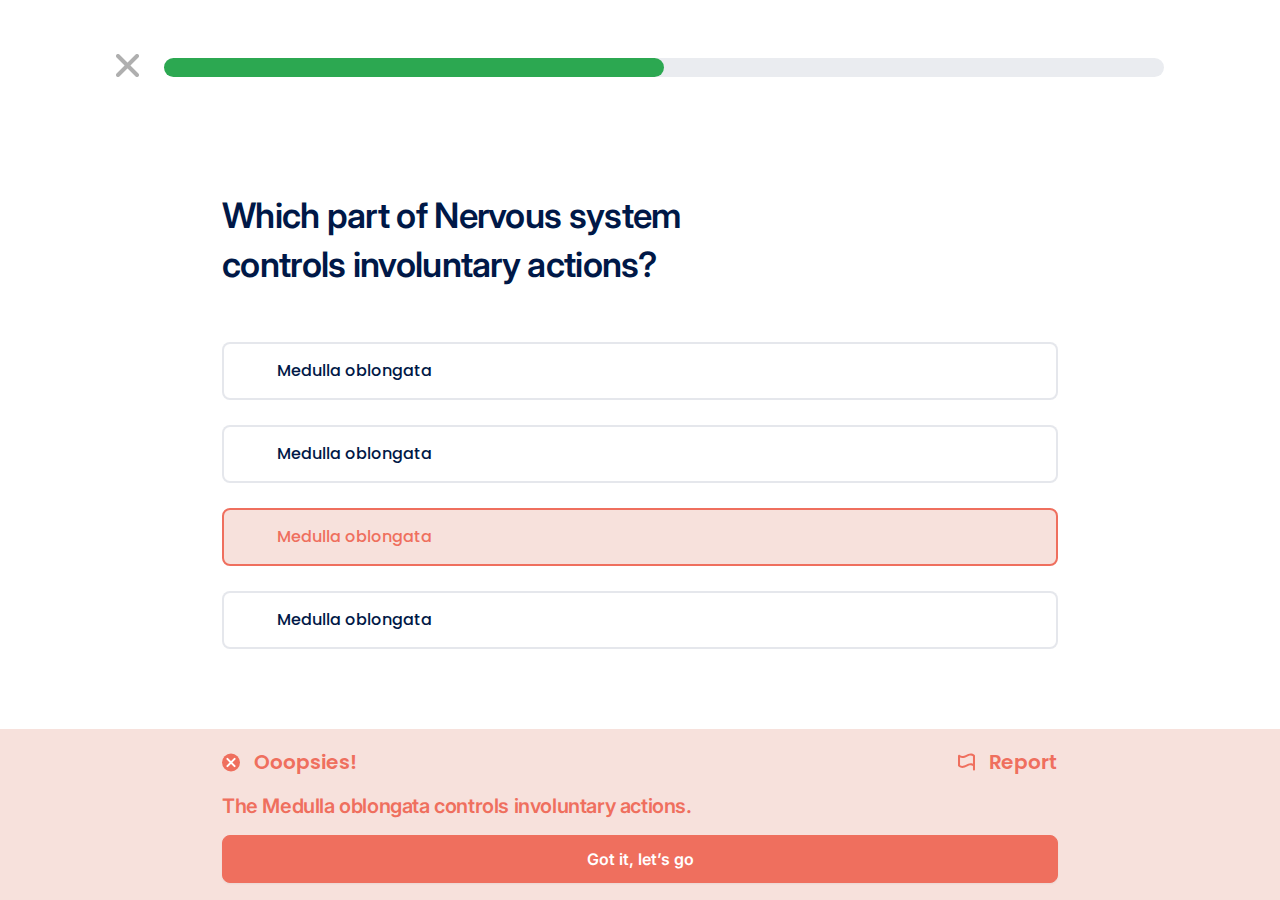
<file: quiz3.html>
<!DOCTYPE html>
<html>
  <head>
    <title>Home</title>
    <meta charset="UTF-8" />
    <meta name="viewport" content="width=device-width, initial-scale=1.0" />

    <script
      src="https://code.jquery.com/jquery-3.5.1.min.js"
      integrity="sha256-9/aliU8dGd2tb6OSsuzixeV4y/faTqgFtohetphbbj0="
      crossorigin="anonymous"
    ></script>

    <link rel="stylesheet" href="css/style.css" />
  </head>
  <body>
    <form action="" id="quizForm">
      <div class="quiz-layout quiz-layout--answer-false">
        <div class="complited-line">
            <a href="">
              <svg xmlns="http://www.w3.org/2000/svg" width="23" height="23" viewBox="0 0 23 23" fill="none">
                <path d="M2 21L21 2.00073" stroke="#AFAFAF" stroke-width="4" stroke-linecap="round" stroke-linejoin="round"/>
                <path d="M2 1.99997L21 20.9993" stroke="#AFAFAF" stroke-width="4" stroke-linecap="round" stroke-linejoin="round"/>
              </svg>
            </a>
            <div class="line">
              <div class="finished" style="width: 50%"></div>
            </div>
        </div>
        <div class="quiz-answers">
          <div class="wrap">
            <h1>Which part of Nervous system controls involuntary actions?</h1>
            <div class="radio-btns">
              <label class="quiz-radio">
                <input type="radio" name="radio" required>
                <div class="text">Medulla oblongata</div>
                <span class="checkmark"></span>
              </label>
              <label class="quiz-radio" required>
                <input type="radio" name="radio">
                <div class="text">Medulla oblongata</div>
                <span class="checkmark"></span>
              </label>
              <label class="quiz-radio" required>
                <input type="radio" name="radio" checked>
                <div class="text">Medulla oblongata</div>
                <span class="checkmark"></span>
              </label>
              <label class="quiz-radio" required>
                <input type="radio" name="radio">
                <div class="text">Medulla oblongata</div>
                <span class="checkmark"></span>
              </label>
            </div>
          </div>
        </div>
        <div class="check-area">
          <div class="wrap">
            <div class="result">
              <div class="left">
                <svg xmlns="http://www.w3.org/2000/svg" width="18" height="19" viewBox="0 0 18 19" fill="none">
                  <circle cx="9" cy="9.5" r="9" fill="#EF6F5E"/>
                  <path d="M5.40002 13.0999L12.6 5.8999" stroke="white" stroke-width="2" stroke-linecap="round" stroke-linejoin="round"/>
                  <path d="M5.40002 5.9001L12.6 13.1001" stroke="white" stroke-width="2" stroke-linecap="round" stroke-linejoin="round"/>
                </svg>
                Ooopsies!
              </div>
              <div class="right">
                <a href="" class="remove-onDesktop">
                  <svg xmlns="http://www.w3.org/2000/svg" width="24" height="25" viewBox="0 0 24 25" fill="none">
                    <path d="M7 11.5C6.07003 11.5 5.60504 11.5 5.22354 11.6022C4.18827 11.8796 3.37962 12.6883 3.10222 13.7235C3 14.105 3 14.57 3 15.5V16.7C3 18.3802 3 19.2202 3.32698 19.862C3.6146 20.4265 4.07354 20.8854 4.63803 21.173C5.27976 21.5 6.11984 21.5 7.8 21.5H16.2C17.8802 21.5 18.7202 21.5 19.362 21.173C19.9265 20.8854 20.3854 20.4265 20.673 19.862C21 19.2202 21 18.3802 21 16.7V15.5C21 14.57 21 14.105 20.8978 13.7235C20.6204 12.6883 19.8117 11.8796 18.7765 11.6022C18.395 11.5 17.93 11.5 17 11.5M16 7.5L12 3.5M12 3.5L8 7.5M12 3.5V15.5" stroke="#2CA851" class="stroke" stroke-width="2" stroke-linecap="round" stroke-linejoin="round"/>
                  </svg>
                </a>
                <a href="">
                  <svg xmlns="http://www.w3.org/2000/svg" width="17" height="18" viewBox="0 0 17 18" fill="none">
                    <path d="M16.6481 2.0427C16.7591 2.13524 16.848 2.24976 16.9088 2.37841C16.9695 2.50706 17.0006 2.64682 17 2.7881V16.5192C17 16.7793 16.8925 17.0288 16.7012 17.2127C16.51 17.3967 16.2505 17.5 15.98 17.5C15.7095 17.5 15.45 17.3967 15.2587 17.2127C15.0675 17.0288 14.96 16.7793 14.96 16.5192V13.0635C13.0186 11.6643 11.3815 12.3181 8.95219 13.4722C7.57265 14.1261 5.9993 14.878 4.2942 14.878C3.043 14.878 1.7204 14.4743 0.3519 13.3349C0.241737 13.2431 0.153324 13.1296 0.0926208 13.0022C0.0319176 12.8747 0.000333786 12.7362 0 12.596V2.7881C-4.00543e-05 2.60005 0.0561466 2.41595 0.161863 2.25773C0.26758 2.09952 0.418369 1.97387 0.596266 1.89574C0.774164 1.81762 0.97167 1.79032 1.16525 1.8171C1.35883 1.84388 1.54032 1.92361 1.6881 2.04679C3.78845 3.79668 5.47315 3.13465 8.04779 1.90947C10.4388 0.76685 13.4155 -0.649578 16.6481 2.0427ZM2.04 12.1269C3.9814 13.527 5.6185 12.8715 8.04779 11.7182C10.0164 10.7783 12.3819 9.65365 14.96 10.7873V3.25316C13.0186 1.8539 11.3815 2.50776 8.95219 3.66182C7.57265 4.31569 5.9993 5.06763 4.2942 5.06763C3.51584 5.06875 2.74658 4.9067 2.04 4.59276V12.1269Z" fill="#2CA851"/>
                  </svg>
                  <span class="remove-onMobile">Report</span>
                </a>
              </div>
            </div>
            <div class="message">
              The Medulla oblongata controls involuntary actions.
            </div>
            <button class="check-answer-btn check-answer-btn-false">Got it, let’s go</button>
          </div>
        </div>
      </div>
    </form>
    <script src="js/form.js"></script>
  </body>
</html>
</file>
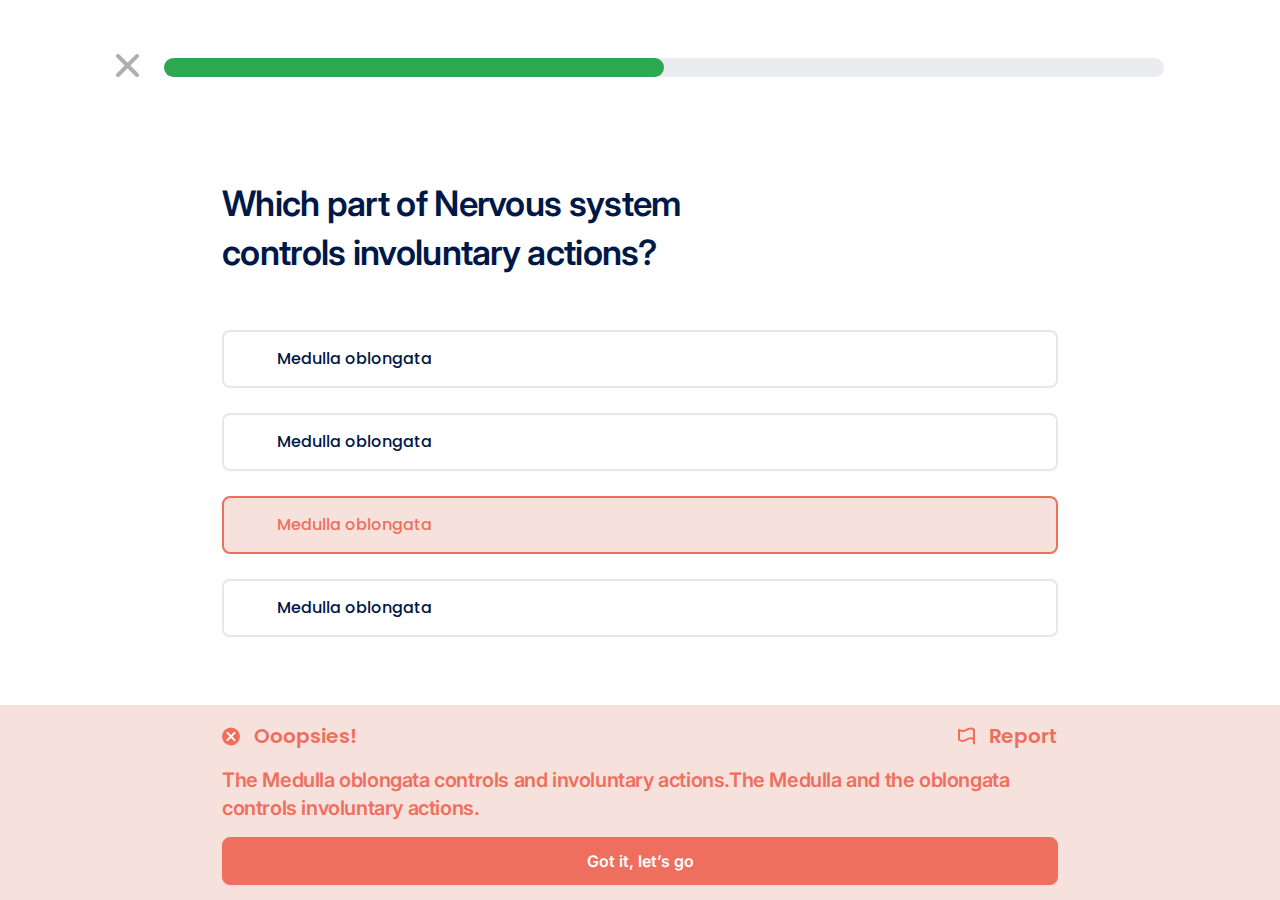
<file: quiz4.html>
<!DOCTYPE html>
<html>
  <head>
    <title>Home</title>
    <meta charset="UTF-8" />
    <meta name="viewport" content="width=device-width, initial-scale=1.0" />

    <script
      src="https://code.jquery.com/jquery-3.5.1.min.js"
      integrity="sha256-9/aliU8dGd2tb6OSsuzixeV4y/faTqgFtohetphbbj0="
      crossorigin="anonymous"
    ></script>

    <link rel="stylesheet" href="css/style.css" />
  </head>
  <body>
    <form action="" id="quizForm">
      <div class="quiz-layout quiz-layout--answer-false">
        <div class="complited-line">
            <a href="">
              <svg xmlns="http://www.w3.org/2000/svg" width="23" height="23" viewBox="0 0 23 23" fill="none">
                <path d="M2 21L21 2.00073" stroke="#AFAFAF" stroke-width="4" stroke-linecap="round" stroke-linejoin="round"/>
                <path d="M2 1.99997L21 20.9993" stroke="#AFAFAF" stroke-width="4" stroke-linecap="round" stroke-linejoin="round"/>
              </svg>
            </a>
            <div class="line">
              <div class="finished" style="width: 50%"></div>
            </div>
        </div>
        <div class="quiz-answers">
          <div class="wrap">
            <h1>Which part of Nervous system controls involuntary actions?</h1>
            <div class="radio-btns">
              <label class="quiz-radio">
                <input type="radio" name="radio" required>
                <div class="text">Medulla oblongata</div>
                <span class="checkmark"></span>
              </label>
              <label class="quiz-radio" required>
                <input type="radio" name="radio">
                <div class="text">Medulla oblongata</div>
                <span class="checkmark"></span>
              </label>
              <label class="quiz-radio" required>
                <input type="radio" name="radio" checked>
                <div class="text">Medulla oblongata</div>
                <span class="checkmark"></span>
              </label>
              <label class="quiz-radio" required>
                <input type="radio" name="radio">
                <div class="text">Medulla oblongata</div>
                <span class="checkmark"></span>
              </label>
            </div>
          </div>
        </div>
        <div class="check-area">
          <div class="wrap">
            <div class="result">
              <div class="left">
                <svg xmlns="http://www.w3.org/2000/svg" width="18" height="19" viewBox="0 0 18 19" fill="none">
                  <circle cx="9" cy="9.5" r="9" fill="#EF6F5E"/>
                  <path d="M5.40002 13.0999L12.6 5.8999" stroke="white" stroke-width="2" stroke-linecap="round" stroke-linejoin="round"/>
                  <path d="M5.40002 5.9001L12.6 13.1001" stroke="white" stroke-width="2" stroke-linecap="round" stroke-linejoin="round"/>
                </svg>
                Ooopsies!
              </div>
              <div class="right">
                <a href="" class="remove-onDesktop">
                  <svg xmlns="http://www.w3.org/2000/svg" width="24" height="25" viewBox="0 0 24 25" fill="none">
                    <path d="M7 11.5C6.07003 11.5 5.60504 11.5 5.22354 11.6022C4.18827 11.8796 3.37962 12.6883 3.10222 13.7235C3 14.105 3 14.57 3 15.5V16.7C3 18.3802 3 19.2202 3.32698 19.862C3.6146 20.4265 4.07354 20.8854 4.63803 21.173C5.27976 21.5 6.11984 21.5 7.8 21.5H16.2C17.8802 21.5 18.7202 21.5 19.362 21.173C19.9265 20.8854 20.3854 20.4265 20.673 19.862C21 19.2202 21 18.3802 21 16.7V15.5C21 14.57 21 14.105 20.8978 13.7235C20.6204 12.6883 19.8117 11.8796 18.7765 11.6022C18.395 11.5 17.93 11.5 17 11.5M16 7.5L12 3.5M12 3.5L8 7.5M12 3.5V15.5" stroke="#2CA851" class="stroke" stroke-width="2" stroke-linecap="round" stroke-linejoin="round"/>
                  </svg>
                </a>
                <a href="">
                  <svg xmlns="http://www.w3.org/2000/svg" width="17" height="18" viewBox="0 0 17 18" fill="none">
                    <path d="M16.6481 2.0427C16.7591 2.13524 16.848 2.24976 16.9088 2.37841C16.9695 2.50706 17.0006 2.64682 17 2.7881V16.5192C17 16.7793 16.8925 17.0288 16.7012 17.2127C16.51 17.3967 16.2505 17.5 15.98 17.5C15.7095 17.5 15.45 17.3967 15.2587 17.2127C15.0675 17.0288 14.96 16.7793 14.96 16.5192V13.0635C13.0186 11.6643 11.3815 12.3181 8.95219 13.4722C7.57265 14.1261 5.9993 14.878 4.2942 14.878C3.043 14.878 1.7204 14.4743 0.3519 13.3349C0.241737 13.2431 0.153324 13.1296 0.0926208 13.0022C0.0319176 12.8747 0.000333786 12.7362 0 12.596V2.7881C-4.00543e-05 2.60005 0.0561466 2.41595 0.161863 2.25773C0.26758 2.09952 0.418369 1.97387 0.596266 1.89574C0.774164 1.81762 0.97167 1.79032 1.16525 1.8171C1.35883 1.84388 1.54032 1.92361 1.6881 2.04679C3.78845 3.79668 5.47315 3.13465 8.04779 1.90947C10.4388 0.76685 13.4155 -0.649578 16.6481 2.0427ZM2.04 12.1269C3.9814 13.527 5.6185 12.8715 8.04779 11.7182C10.0164 10.7783 12.3819 9.65365 14.96 10.7873V3.25316C13.0186 1.8539 11.3815 2.50776 8.95219 3.66182C7.57265 4.31569 5.9993 5.06763 4.2942 5.06763C3.51584 5.06875 2.74658 4.9067 2.04 4.59276V12.1269Z" fill="#2CA851"/>
                  </svg>
                  <span class="remove-onMobile">Report</span>
                </a>
              </div>
            </div>
            <div class="message">
              The Medulla oblongata controls and involuntary actions.The Medulla and the oblongata controls involuntary actions.
            </div>
            <button class="check-answer-btn check-answer-btn-false">Got it, let’s go</button>
          </div>
        </div>
      </div>
    </form>
    <script src="js/form.js"></script>
  </body>
</html>
</file>
<file: css/style.css>
/* imports */
@import url("https://fonts.googleapis.com/css2?family=Inter:wght@100;200;300;400;500;600;700;800;900&display=swap");
@import url("https://fonts.googleapis.com/css2?family=Poppins:wght@400;500;600;700&display=swap");
body {
  padding: 0;
  margin: 0;
}

h1,
h2,
h3,
h4,
h5,
p {
  margin: 0;
  padding: 0;
}

* {
  box-sizing: border-box;
}

input:focus {
  outline: none;
}

.wrapper {
  max-width: 1200px;
  margin: auto;
  padding-left: 15px;
  padding-right: 15px;
}

img {
  max-width: 100%;
}

a {
  transition: all ease 0.25s;
}

ul {
  padding: 0;
  margin: 0;
  list-style-type: none;
}

@media (max-width: 768px) {
  .remove-onMobile {
    display: none !important;
  }
}
@media (min-width: 769px) {
  .remove-onDesktop {
    display: none !important;
  }
}
.studyflow-h1 {
  color: #001847;
  font-family: Inter;
  font-size: 60px;
  font-style: normal;
  font-weight: 600;
  line-height: 72px; /* 120% */
  letter-spacing: -1.2px;
}

.studyflow-p {
  color: var(--gray-600, #475467);
  font-family: Inter;
  font-size: 20px;
  font-style: normal;
  font-weight: 500;
  line-height: 30px; /* 150% */
}

@media (max-width: 1200px) {
  .studyflow-h1 {
    font-size: 45px;
    line-height: 122%;
  }
}
@media (max-width: 769px) {
  .studyflow-h1 {
    font-size: 36px;
    line-height: 44px;
  }
  .studyflow-p {
    font-weight: 400;
  }
}
.primary-button {
  border-radius: 8px;
  border: 1px solid #397CFF;
  background: #397CFF;
  box-shadow: 0px 1px 2px 0px rgba(16, 24, 40, 0.05);
  padding: 16px 28px;
  color: var(--base-white, #FFF);
  font-family: Inter;
  font-size: 18px;
  font-style: normal;
  font-weight: 600;
  line-height: 28px; /* 155.556% */
  display: inline-flex;
  gap: 12px;
  justify-content: center;
  align-items: center;
  text-decoration: unset;
}

.primary-button--transparent {
  border-radius: 8px;
  border: 1px solid var(--gray-300, #D0D5DD);
  background: var(--base-white, #FFF);
  box-shadow: 0px 1px 2px 0px rgba(16, 24, 40, 0.05);
  color: var(--gray-700, #344054);
}

@media (max-width: 769px) {
  .primary-button {
    font-size: 16px;
    gap: 8px;
    padding: 9px 15px;
  }
  .primary-button svg {
    max-height: 20px;
  }
}
.tag-type1 {
  gap: 4px;
  display: inline-flex;
  align-items: center;
  justify-content: center;
  min-height: 28px;
  padding: 4px 10px;
  border-radius: 16px;
  border: 1.5px solid #397CFF;
}
.tag-type1 p {
  color: #397CFF;
  font-family: Inter;
  font-size: 14px;
  font-style: normal;
  font-weight: 500;
  line-height: 20px; /* 142.857% */
}

.complited-line {
  min-height: 135px;
  padding: 15px;
  display: flex;
  align-items: center;
  justify-content: center;
  gap: 25px;
}
.complited-line .line {
  max-width: 1000px;
  width: 100%;
  border-radius: 100px;
  background: #EAECF0;
  min-height: 19px;
  position: relative;
}
.complited-line .line .finished {
  border-radius: 100px;
  background: #2CA851;
  position: absolute;
  left: 0;
  top: 0;
  bottom: 0;
}

@media (max-width: 768px) {
  .complited-line {
    min-height: unset;
    position: absolute;
    left: 0;
    right: 0;
    top: 0;
    min-height: 80px;
    gap: 10px;
  }
  .complited-line svg {
    max-width: 15px;
  }
}
.check-area {
  min-height: 171px;
  border-top: 1px solid #EAECF0;
  padding: 15px;
  display: flex;
  align-items: center;
  justify-content: center;
}
.check-area .wrap {
  max-width: 836px;
  margin: auto;
  width: 100%;
  display: flex;
  justify-content: center;
  align-items: center;
  flex-direction: column;
}
.check-area .check-answer-btn-true, .check-area .check-answer-btn-false {
  margin-top: 15px;
}
.check-area .result {
  display: flex;
  justify-content: space-between;
  align-items: center;
  width: 100%;
  margin-bottom: 15px;
}
.check-area .result .left, .check-area .result .right {
  display: flex;
  align-items: center;
  gap: 14px;
  color: #2CA851;
  font-family: Poppins;
  font-size: 20px;
  font-style: normal;
  font-weight: 600;
  line-height: normal;
}
.check-area .result .left a, .check-area .result .right a {
  display: flex;
  align-items: center;
  gap: 14px;
  color: #2CA851;
  font-family: Poppins;
  font-size: 20px;
  font-style: normal;
  font-weight: 600;
  line-height: normal;
  text-decoration: unset;
}
.check-area .message {
  text-align: left;
  width: 100%;
  color: #2CA851;
  font-family: Inter;
  font-size: 20px;
  font-style: normal;
  font-weight: 600;
  line-height: 140%; /* 28px */
  letter-spacing: -0.4px;
}

.check-answer-btn {
  border-radius: 8px;
  border: 1px solid #397CFF;
  background: #397CFF;
  box-shadow: 0px 1px 2px 0px rgba(16, 24, 40, 0.05);
  padding: 5px 20px;
  min-height: 48px;
  min-width: 500px;
  color: #FFF;
  font-family: Inter;
  font-size: 16px;
  font-style: normal;
  font-weight: 600;
  line-height: 24px; /* 150% */
  display: flex;
  align-items: center;
  justify-content: center;
  transition: all ease 0.5s;
  cursor: pointer;
}

.check-answer-btn:disabled {
  border: 1px solid var(--Gray-300, #D0D5DD);
  background: var(--Base-White, #FFF);
  color: #D0D5DD;
  cursor: unset;
}

.check-answer-btn-true {
  border: 1px solid #2CA851;
  background: #2CA851;
  max-width: 100%;
  width: 100%;
  min-width: 100%;
}

.check-answer-btn-false {
  border: 1px solid #EF6F5E;
  background: #EF6F5E;
  max-width: 100%;
  width: 100%;
  min-width: 100%;
}

@media (max-width: 768px) {
  .check-area {
    min-height: unset;
    position: absolute;
    left: 0;
    right: 0;
    bottom: 0;
    background-color: #fff;
  }
  .check-area .check-answer-btn {
    min-width: unset;
    width: 100%;
  }
}
.quiz-answers {
  padding-top: 0;
  padding-bottom: 25px;
  display: flex;
  align-items: center;
  justify-content: center;
  padding-left: 15px;
  padding-right: 15px;
}
.quiz-answers .wrap {
  max-width: 836px;
  width: 100%;
}
.quiz-answers h1 {
  color: #001847;
  font-family: Inter;
  font-size: 35px;
  font-style: normal;
  font-weight: 600;
  line-height: 140%; /* 49px */
  letter-spacing: -0.7px;
  max-width: 524px;
  margin-bottom: 53px;
}

.radio-btns {
  display: flex;
  flex-direction: column;
  gap: 25px;
}

.quiz-radio {
  display: block;
  position: relative;
  cursor: pointer;
  -webkit-user-select: none;
  -moz-user-select: none;
  user-select: none;
  color: #001847;
  font-family: Poppins;
  font-size: 16px;
  font-style: normal;
  font-weight: 500;
  line-height: normal;
  padding: 5px 55px;
  min-height: 58px;
  display: flex;
  align-items: center;
}
.quiz-radio .text {
  transition: all ease 0.5s;
}

/* Hide the browser's default radio button */
.quiz-radio input {
  position: absolute;
  opacity: 0;
  cursor: pointer;
}

/* Create a custom radio button */
.quiz-radio .checkmark {
  position: absolute;
  top: 0;
  left: 0;
  right: 0;
  bottom: 0;
  background-color: #fff;
  z-index: -1;
  border: 2px solid rgba(0, 24, 71, 0.1);
  border-radius: 8px;
  transition: all ease 0.5s;
}

/* Create the indicator (the dot/circle - hidden when not checked) */
.quiz-radio .checkmark:after {
  content: "";
  position: absolute;
  display: none;
}

/* Show the indicator (dot/circle) when checked */
.quiz-radio input:checked ~ .checkmark {
  border-color: #397CFF;
}

.quiz-radio input:checked ~ .text {
  color: #397CFF;
}

@media (max-width: 768px) {
  .quiz-answers h1 {
    font-size: 22px;
    max-width: 100%;
    margin-bottom: 40px;
  }
  .quiz-radio {
    padding: 5px 23px;
    font-size: 16px;
  }
}
@media (max-height: 700px) {
  .radio-btns {
    gap: 20px;
  }
}
.quiz-popup {
  position: fixed;
  top: 0;
  bottom: 0;
  left: 0;
  right: 0;
  height: 100vh;
  display: flex;
  align-items: center;
  justify-content: center;
  flex-direction: column;
}
.quiz-popup .overlay {
  position: absolute;
  left: 0;
  top: 0;
  bottom: 0;
  right: 0;
  background: rgba(0, 24, 71, 0.8);
}
.quiz-popup .popup-cont {
  max-width: 375px;
  width: 100%;
  border-radius: 15px;
  background: #FFF;
  z-index: 9;
  position: relative;
  display: flex;
  align-items: center;
  justify-content: center;
  flex-direction: column;
  padding: 20px 15px;
}
.quiz-popup .popup-cont .popup-img {
  max-width: 300px;
}
.quiz-popup .popup-cont .imporve-quiz {
  display: flex;
  flex-direction: column;
  gap: 20px;
  width: 100%;
}
.quiz-popup .popup-cont .imporve-quiz .quiz-radio {
  padding: 5px;
  justify-content: center;
  text-align: center;
  font-size: 16px;
  min-height: 48px;
  color: #D0D5DD;
}
.quiz-popup .popup-cont .imporve-quiz a {
  margin: 0;
}
.quiz-popup .popup-cont h2 {
  color: #001847;
  text-align: center;
  font-family: Poppins;
  font-size: 25px;
  font-style: normal;
  font-weight: 600;
  line-height: normal;
  margin-top: 5px;
  margin-bottom: 11px;
}
.quiz-popup .popup-cont h3 {
  color: #001847;
  text-align: center;
  font-family: Poppins;
  font-size: 20px;
  font-style: normal;
  font-weight: 600;
  line-height: normal;
}
.quiz-popup .popup-cont p {
  color: #001847;
  text-align: center;
  font-family: Poppins;
  font-size: 20px;
  font-style: normal;
  font-weight: 500;
  line-height: normal;
}
.quiz-popup .primary-button-popup {
  border-radius: 8px;
  border: 1px solid #397CFF;
  background: #397CFF;
  box-shadow: 0px 1px 2px 0px rgba(16, 24, 40, 0.05);
  width: 100%;
  padding: 12px 20px;
  color: #FFF;
  font-family: Inter;
  font-size: 16px;
  font-style: normal;
  font-weight: 600;
  line-height: 24px; /* 150% */
  text-align: center;
  margin-top: 25px;
  text-decoration: unset;
}
.quiz-popup .end-session {
  color: #EF6F5E;
  text-align: center;
  font-family: Poppins;
  font-size: 20px;
  font-style: normal;
  font-weight: 600;
  line-height: normal;
  text-decoration: unset;
  margin-top: 19px;
}

@media (max-width: 600px) {
  .quiz-popup {
    justify-content: end;
  }
  .quiz-popup .popup-cont {
    border-radius: 0;
    max-width: 100%;
  }
}
.studyflow-layout {
  position: relative;
  overflow: hidden;
}
.studyflow-layout .wrap {
  min-height: 100vh;
  max-width: 1440px;
  margin: auto;
  display: flex;
  align-items: center;
  padding: 32px 98px;
}
.studyflow-layout .studyflow-img1 {
  position: absolute;
  left: calc(50% - 75px);
  top: calc(50% + 520px);
  transform: translateY(-50%);
}
.studyflow-layout .studyflow-blob {
  position: absolute;
  left: calc(50% + 85px);
  top: 50%;
  transform: translateY(-50%);
}
.studyflow-layout .studyflow-img2 {
  position: absolute;
  left: calc(50% + 195px);
  top: calc(50% + 0px);
  transform: translateY(-50%);
  max-width: 314px;
  filter: drop-shadow(24.038px 24.038px 48.075px rgba(16, 24, 40, 0.2));
}
.studyflow-layout .studyflow-img3 {
  position: absolute;
  left: calc(50% + 18px);
  top: 50%;
  transform: translateY(-50%);
  max-width: 1028px;
  max-height: calc(100vh - 50px);
}
.studyflow-layout .studyflow-img6 {
  position: absolute;
  left: calc(50% + 31px);
  top: 50%;
  transform: translateY(-50%);
  max-width: 576px;
  max-height: calc(100vh - 50px);
}
.studyflow-layout .left-cont {
  max-width: 594px;
}
.studyflow-layout .tag-type1 {
  margin-bottom: 16px;
}
.studyflow-layout .studyflow-h1 {
  margin-bottom: 24px;
  max-width: 570px;
}
.studyflow-layout .studyflow-p {
  max-width: 480px;
}
.studyflow-layout .max-w-510 {
  max-width: 510px;
}
.studyflow-layout .max-w-560 {
  max-width: 560px;
}
.studyflow-layout .buttons-row {
  margin-top: 46px;
  display: flex;
  align-items: center;
  gap: 12px;
}

@media (min-width: 768px) {
  .studyflow-layout--page4 {
    overflow: hidden;
    height: 100vh;
    min-height: 700px;
  }
  .studyflow-layout--page4 .wrap {
    flex-direction: column;
    padding: 32px 80px;
    padding-top: 96px;
  }
  .studyflow-layout--page4 .left-cont {
    max-width: unset !important;
    text-align: center;
  }
  .studyflow-layout--page4 .studyflow-h1 {
    max-width: unset !important;
  }
  .studyflow-layout--page4 .studyflow-p {
    max-width: unset;
  }
  .studyflow-layout--page4 .buttons-row {
    justify-content: center;
    margin-bottom: 47px;
  }
}
@media (min-width: 768px) and (max-height: 800px) {
  .studyflow-layout--page4 .studyflow-img4 {
    max-height: 80vh;
  }
}
@media (min-width: 768px) and (max-height: 700px) {
  .studyflow-layout--page4 .studyflow-img4 {
    max-height: 60vh;
  }
}
@media (min-width: 768px) {
  .studyflow-layout--page5 {
    display: flex;
  }
  .studyflow-layout--page5 .blue-area {
    width: 50%;
    background-color: #397CFF;
    position: relative;
    overflow: hidden;
  }
  .studyflow-layout--page5 .blue-area img {
    position: absolute;
    left: 59px;
    right: 59px;
    margin: auto;
    display: block;
    top: 50%;
    transform: translateY(-50%);
  }
  .studyflow-layout--page5 .wrap {
    padding: 32px 66px;
    width: 50%;
  }
  .studyflow-layout--page5 .left-cont {
    max-width: 627px !important;
  }
  .studyflow-layout--page5 .studyflow-h1 {
    max-width: unset !important;
  }
  .studyflow-layout--page5 .studyflow-p {
    max-width: unset;
  }
}
@media (max-width: 1400px) {
  .studyflow-layout .studyflow-img1 {
    left: calc(50% + 50px);
    top: calc(50% + 310px);
    max-width: 550px;
  }
  .studyflow-layout .studyflow-img3 {
    left: calc(50% + 80px);
    max-width: 750px;
  }
}
@media (max-width: 1200px) {
  .studyflow-layout .studyflow-img1 {
    right: 0;
    left: unset;
    top: calc(50% + 310px);
    max-width: 550px;
  }
  .studyflow-layout .studyflow-h1 {
    max-width: 500px;
  }
  .studyflow-layout .studyflow-h1 br {
    display: none;
  }
  .studyflow-layout .wrap {
    padding-left: 15px;
    padding-right: 15px;
  }
  .studyflow-layout .studyflow-h1 {
    max-width: 450px;
  }
  .studyflow-layout .studyflow-blob {
    left: calc(50% + 70px);
    max-width: 380px;
  }
  .studyflow-layout .studyflow-img2 {
    left: calc(50% + 130px);
    max-width: 240px;
  }
  .studyflow-layout .studyflow-img6 {
    max-width: 460px;
    left: calc(50% + 61px);
  }
  .studyflow-layout .max-w-560 {
    max-width: 500px;
  }
  .studyflow-layout .max-w-560 br {
    display: none;
  }
}
@media (max-width: 1000px) {
  .studyflow-layout .studyflow-img1 {
    top: calc(50% + 180px);
    max-width: 400px;
  }
  .studyflow-layout .left-cont {
    max-width: calc(100% - 380px);
  }
  .studyflow-layout .buttons-row-layer6 {
    flex-direction: column;
    max-width: 400px;
  }
  .studyflow-layout .buttons-row-layer6 a {
    width: 100%;
  }
  .studyflow-layout .buttons-row-layer6 .primary-button--transparent {
    order: 2;
  }
}
@media (max-width: 769px) {
  .studyflow-layout .studyflow-img6 {
    position: relative;
    transform: unset;
    top: 0;
    left: 0;
    right: 0;
    max-width: 100%;
    margin-bottom: 30px;
  }
  .studyflow-layout6 .studyflow-h1 {
    max-width: 330px;
    margin-left: auto;
    margin-right: auto;
  }
  .studyflow-layout .left-cont {
    max-width: 350px;
  }
  .studyflow-layout .studyflow-img1 {
    position: relative;
    max-width: 400px;
    top: unset;
    transform: unset;
    left: unset;
    right: unset;
    max-height: 270px;
    -o-object-fit: cover;
       object-fit: cover;
    width: 100%;
    -o-object-position: center -110px;
       object-position: center -110px;
  }
  .studyflow-layout .wrap {
    justify-content: center;
    padding-bottom: 70px;
    padding-top: 100px;
    align-items: end;
  }
  .studyflow-layout .buttons-row {
    flex-direction: column;
  }
  .studyflow-layout .buttons-row a {
    width: 100%;
  }
  .studyflow-layout .buttons-row .primary-button--transparent {
    order: 2;
  }
  .studyflow-layout .buttons-row {
    margin-top: 32px;
  }
  .studyflow-layout .studyflow-p, .studyflow-layout .studyflow-h1 {
    text-align: center;
  }
  .studyflow-layout .studyflow-h1 {
    margin-bottom: 16px;
  }
  .studyflow-layout .left-cont {
    text-align: center;
  }
  .studyflow-layout .studyflow-blob {
    display: none;
  }
  .studyflow-layout .studyflow-img2 {
    position: relative;
    max-width: 313px;
    width: 100%;
    top: unset;
    transform: unset;
    left: unset;
    right: unset;
    -o-object-fit: cover;
       object-fit: cover;
    width: 100%;
    -o-object-position: center 0;
       object-position: center 0;
    max-height: 400px;
    filter: unset;
    margin-top: 80px;
  }
}
@media (max-width: 370px) {
  .studyflow-layout .studyflow-img1 {
    -o-object-position: center -50px;
       object-position: center -50px;
  }
}
.quiz-layout {
  min-height: 100vh;
  display: flex;
  flex-direction: column;
  justify-content: space-between;
}

.quiz-layout--answer-true .check-area {
  border-top: 1px solid #EAECF0;
  background: #E7F3E9;
}
.quiz-layout--answer-true .quiz-radio input:checked ~ .checkmark {
  border-color: #2CA851;
  background: #E7F3E9;
}
.quiz-layout--answer-true .quiz-radio input:checked ~ .text {
  color: #2CA851;
}

.quiz-layout--answer-false .check-area {
  border-top: 1px solid #F7E1DC;
  background: #F7E1DC;
}
.quiz-layout--answer-false .quiz-radio input:checked ~ .checkmark {
  border-color: #EF6F5E;
  background: #F7E1DC;
}
.quiz-layout--answer-false .quiz-radio input:checked ~ .text {
  color: #EF6F5E;
}
.quiz-layout--answer-false .check-area .message {
  color: #EF6F5E;
}
.quiz-layout--answer-false .check-area .result .left, .quiz-layout--answer-false .check-area .result .right {
  color: #EF6F5E;
}
.quiz-layout--answer-false .check-area .result .left a, .quiz-layout--answer-false .check-area .result .right a {
  color: #EF6F5E;
}
.quiz-layout--answer-false .check-area .result .left svg path, .quiz-layout--answer-false .check-area .result .left svg ellipse, .quiz-layout--answer-false .check-area .result .right svg path, .quiz-layout--answer-false .check-area .result .right svg ellipse {
  fill: #EF6F5E;
}
.quiz-layout--answer-false .check-area .result .left svg .stroke, .quiz-layout--answer-false .check-area .result .right svg .stroke {
  fill: unset;
  stroke: #EF6F5E;
}

@media (max-width: 768px) {
  .quiz-layout {
    padding-top: 90px;
    padding-bottom: 90px;
    justify-content: center;
  }
}/*# sourceMappingURL=style.css.map */
</file>
